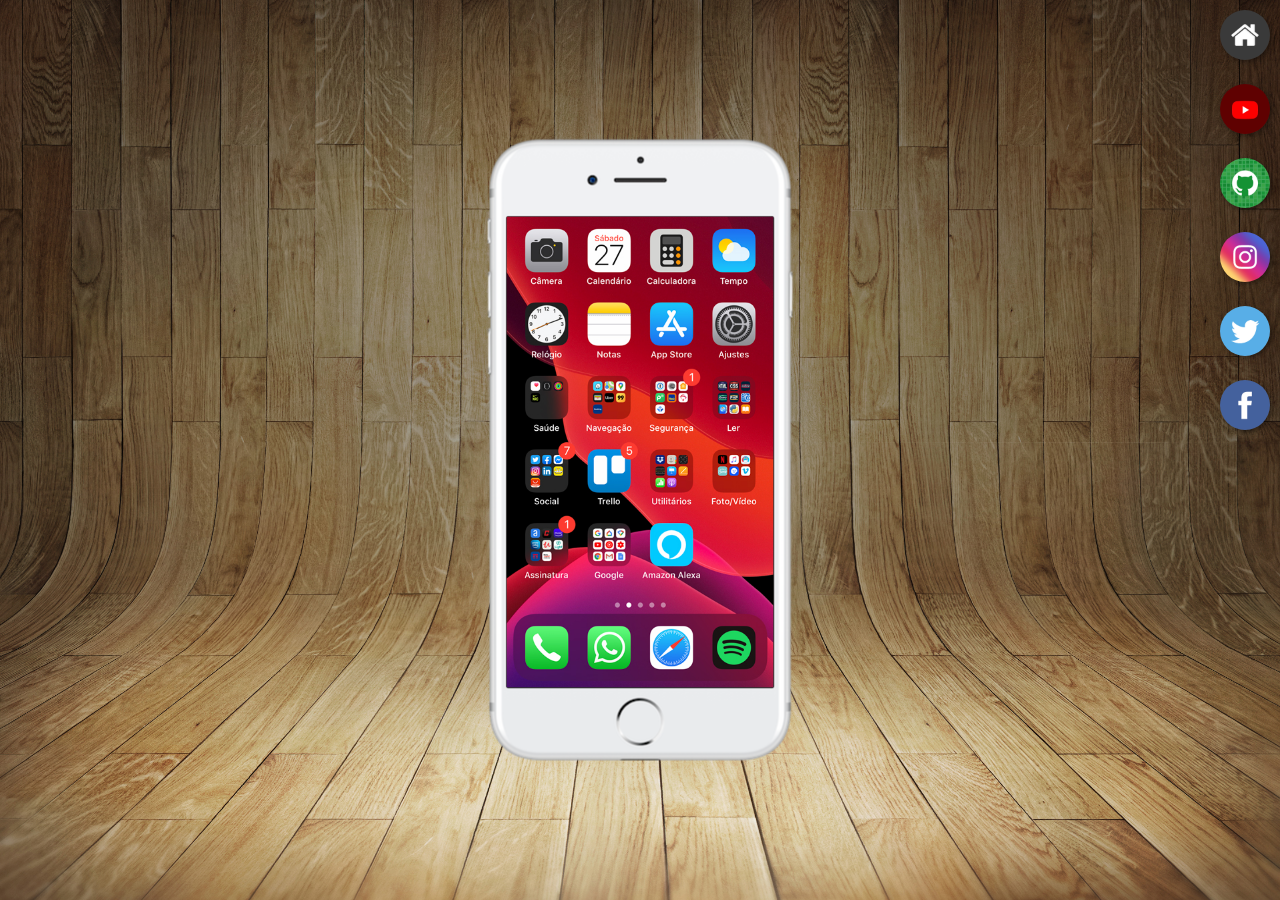
<file: index.html>
<!DOCTYPE html>
<html lang="pt-br">
<head>
    <meta charset="UTF-8">
    <meta name="viewport" content="width=device-width, initial-scale=1.0">
    <link rel="shortcut icon" href="
    " type="image/x-icon">
    <link rel="stylesheet" href="estilos/style.css">
    <title>Projeto Redes Sociais</title>
</head>
<body>
    <main>
        <section id="telefone">
            <iframe src="home.html" name="tela" id="tela" frameborder="0">
                Seu navegador não é compatível com isso.
            </iframe>
        </section>
        <section id="redes-sociais">
            <a href="home.html" target="tela"><img src="imagens/logo-home.jpg" alt="Home"></a><br>
            <a href="youtube.html" target="tela"><img src="imagens/logo-youtube.jpg" alt="Youtube"></a><br>
            <a href="github.html" target="tela"><img src="imagens/logo-github.jpg" alt=""></a><br>
            <a href="instagram.html" target="tela"><img src="imagens/logo-instagram.jpg" alt=""></a><br>
            <a href="twitter.html" target="tela"><img src="imagens/logo-twitter.jpg" alt=""></a><br>
            <a href="facebook.html" target="tela"><img src="imagens/logo-facebook.jpg" alt=""></a><br>
        </section>
    </main>
</body>
</html>
</file>
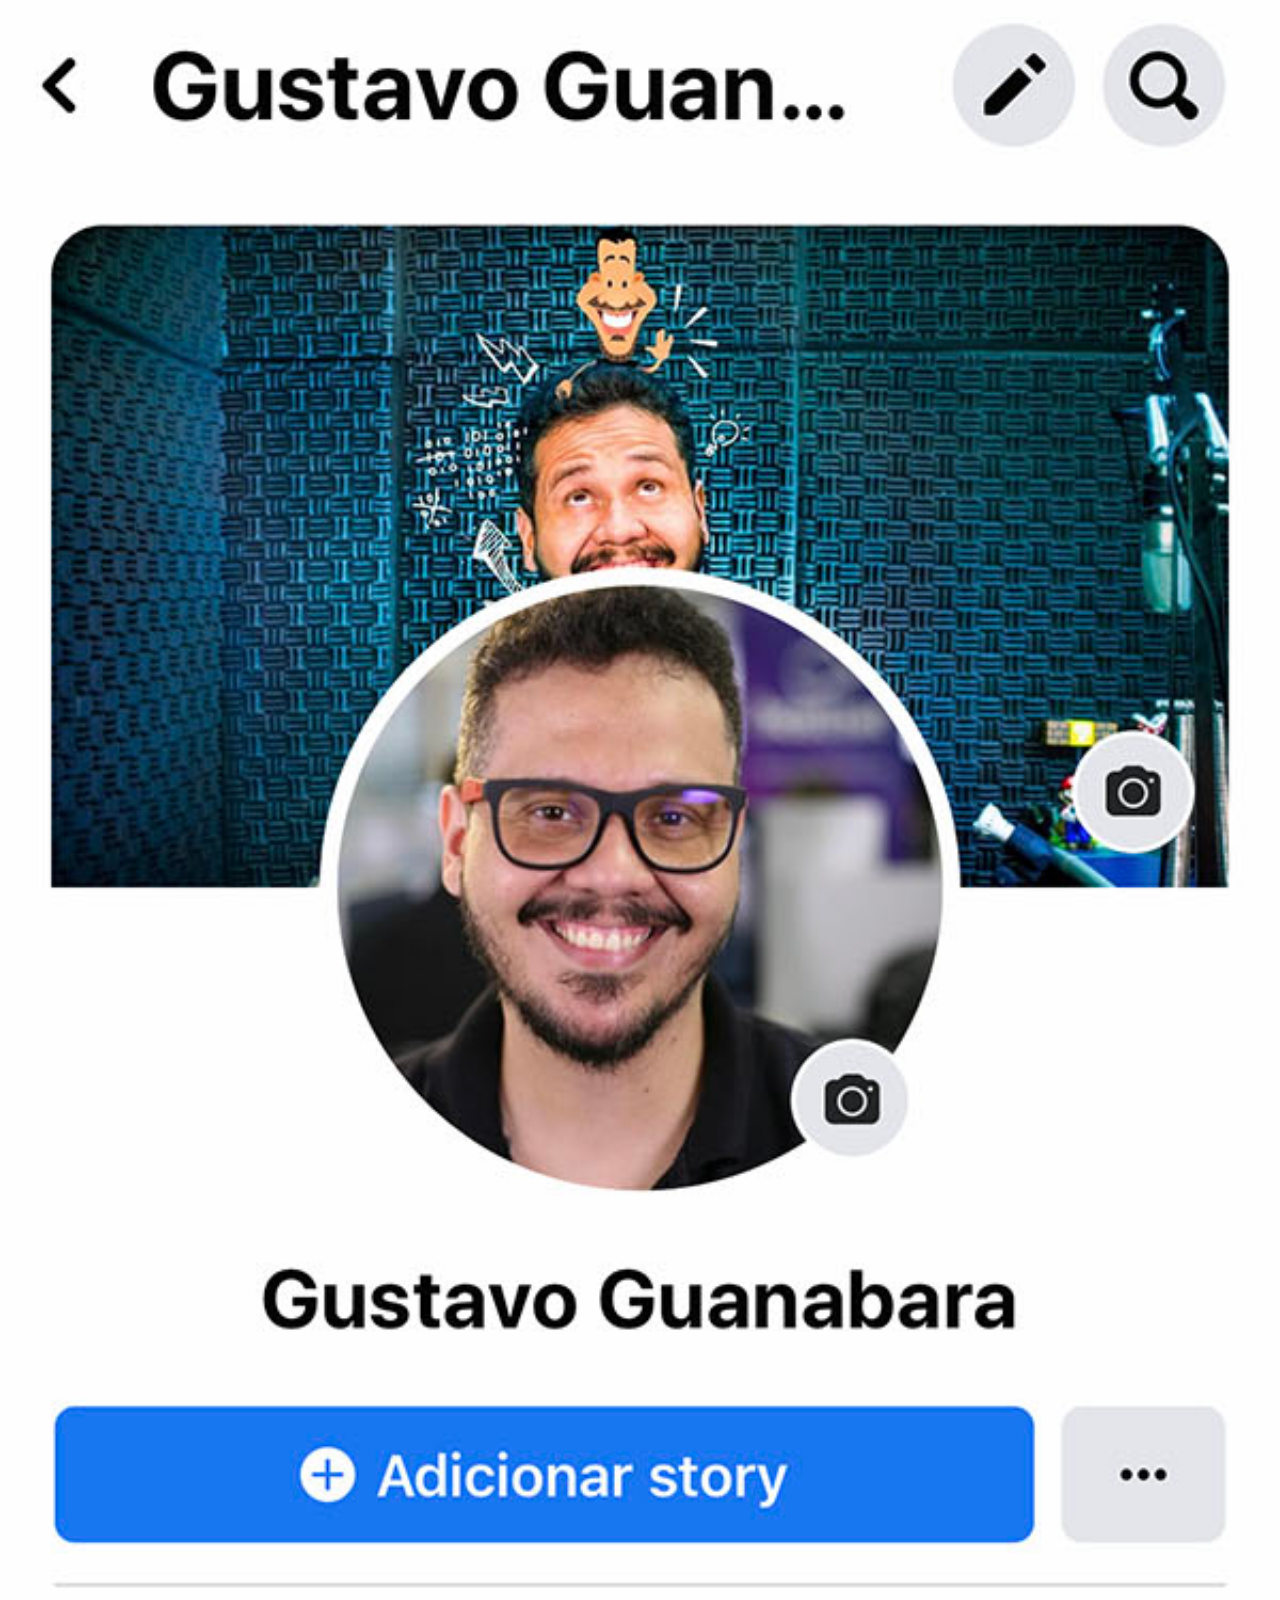
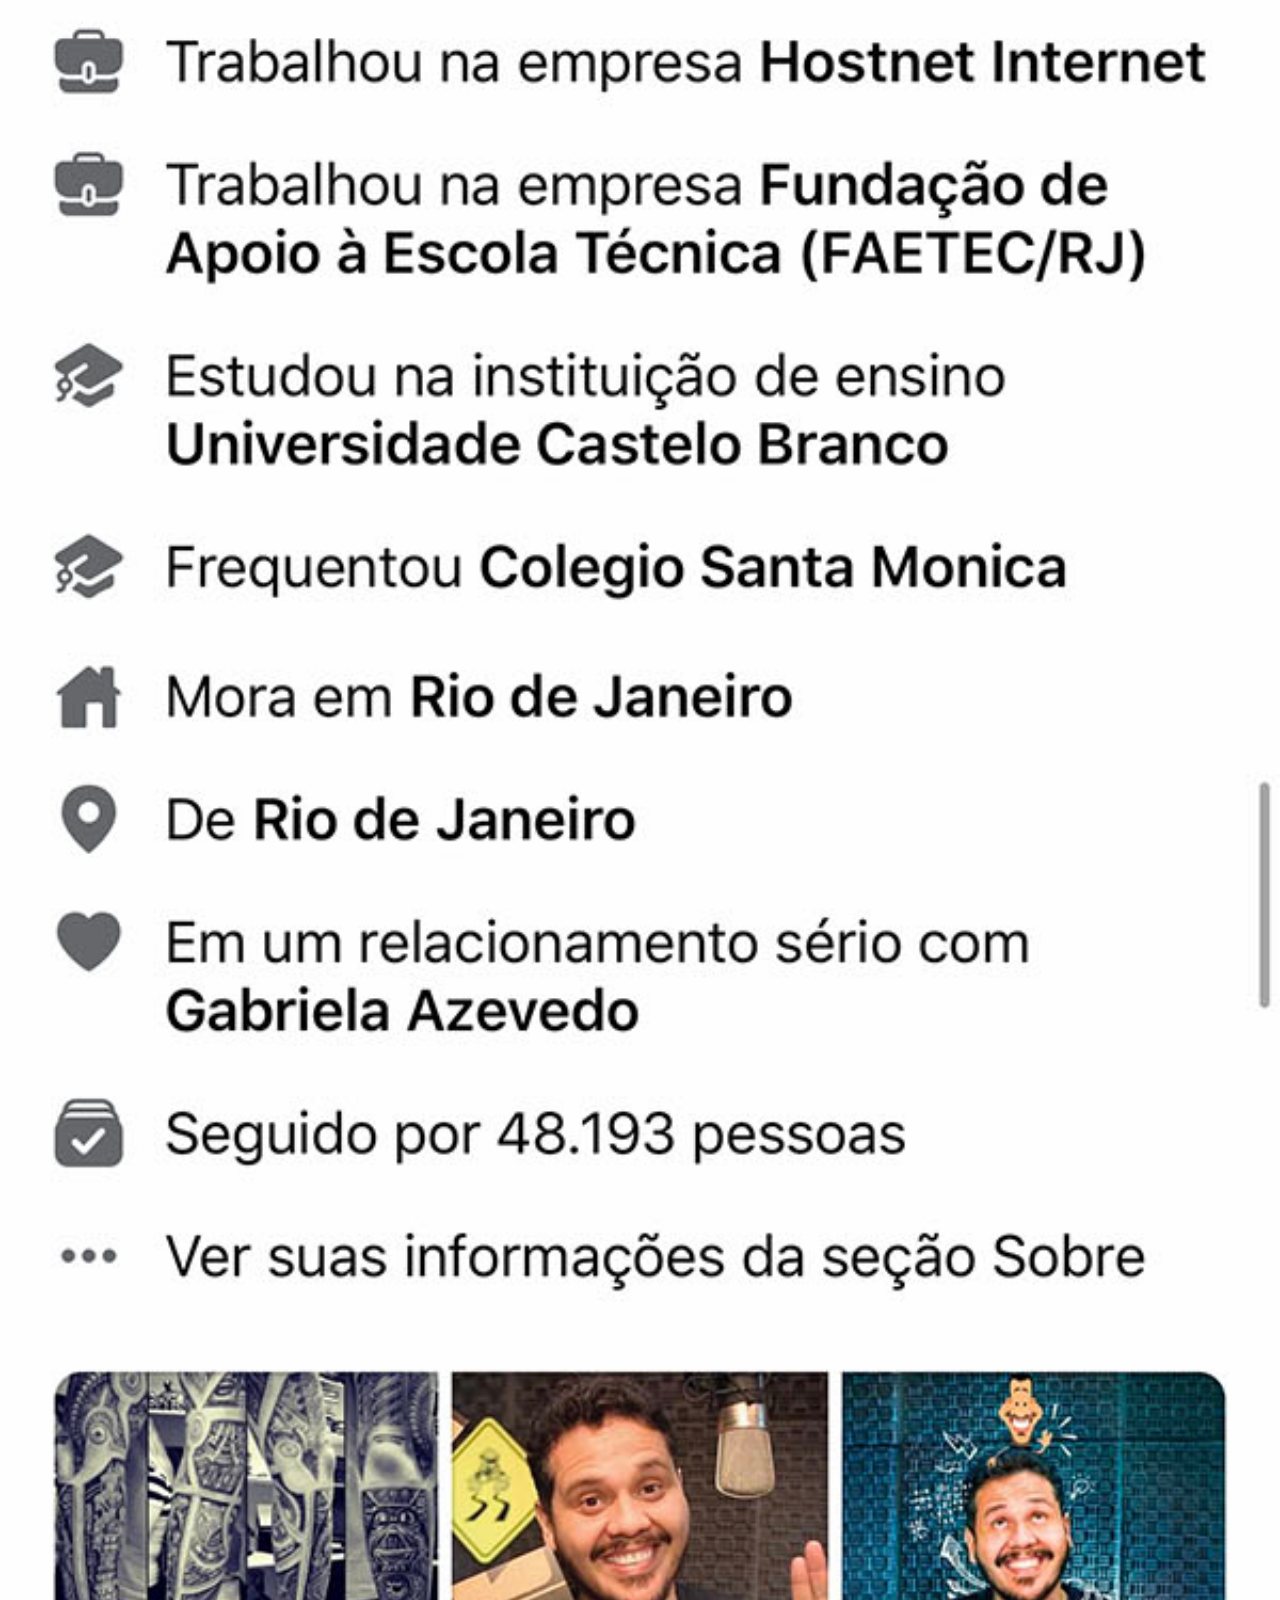
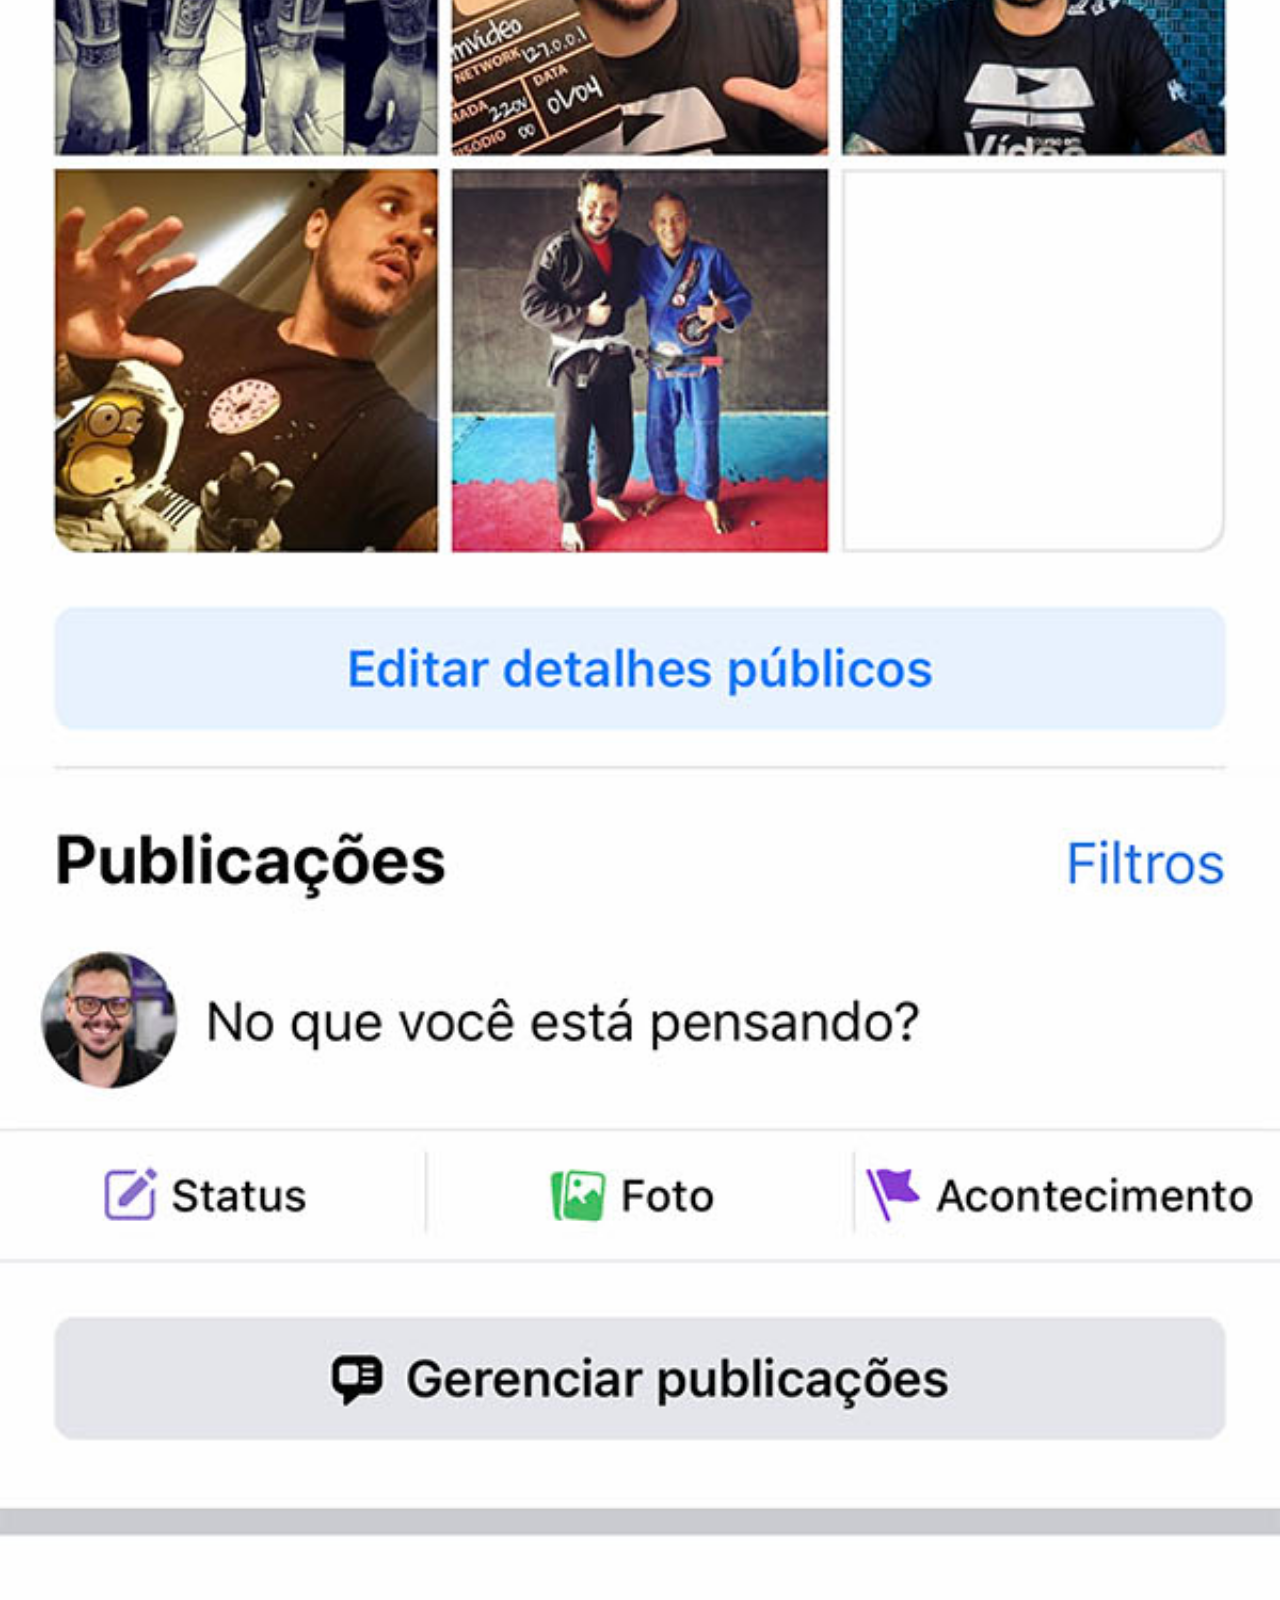
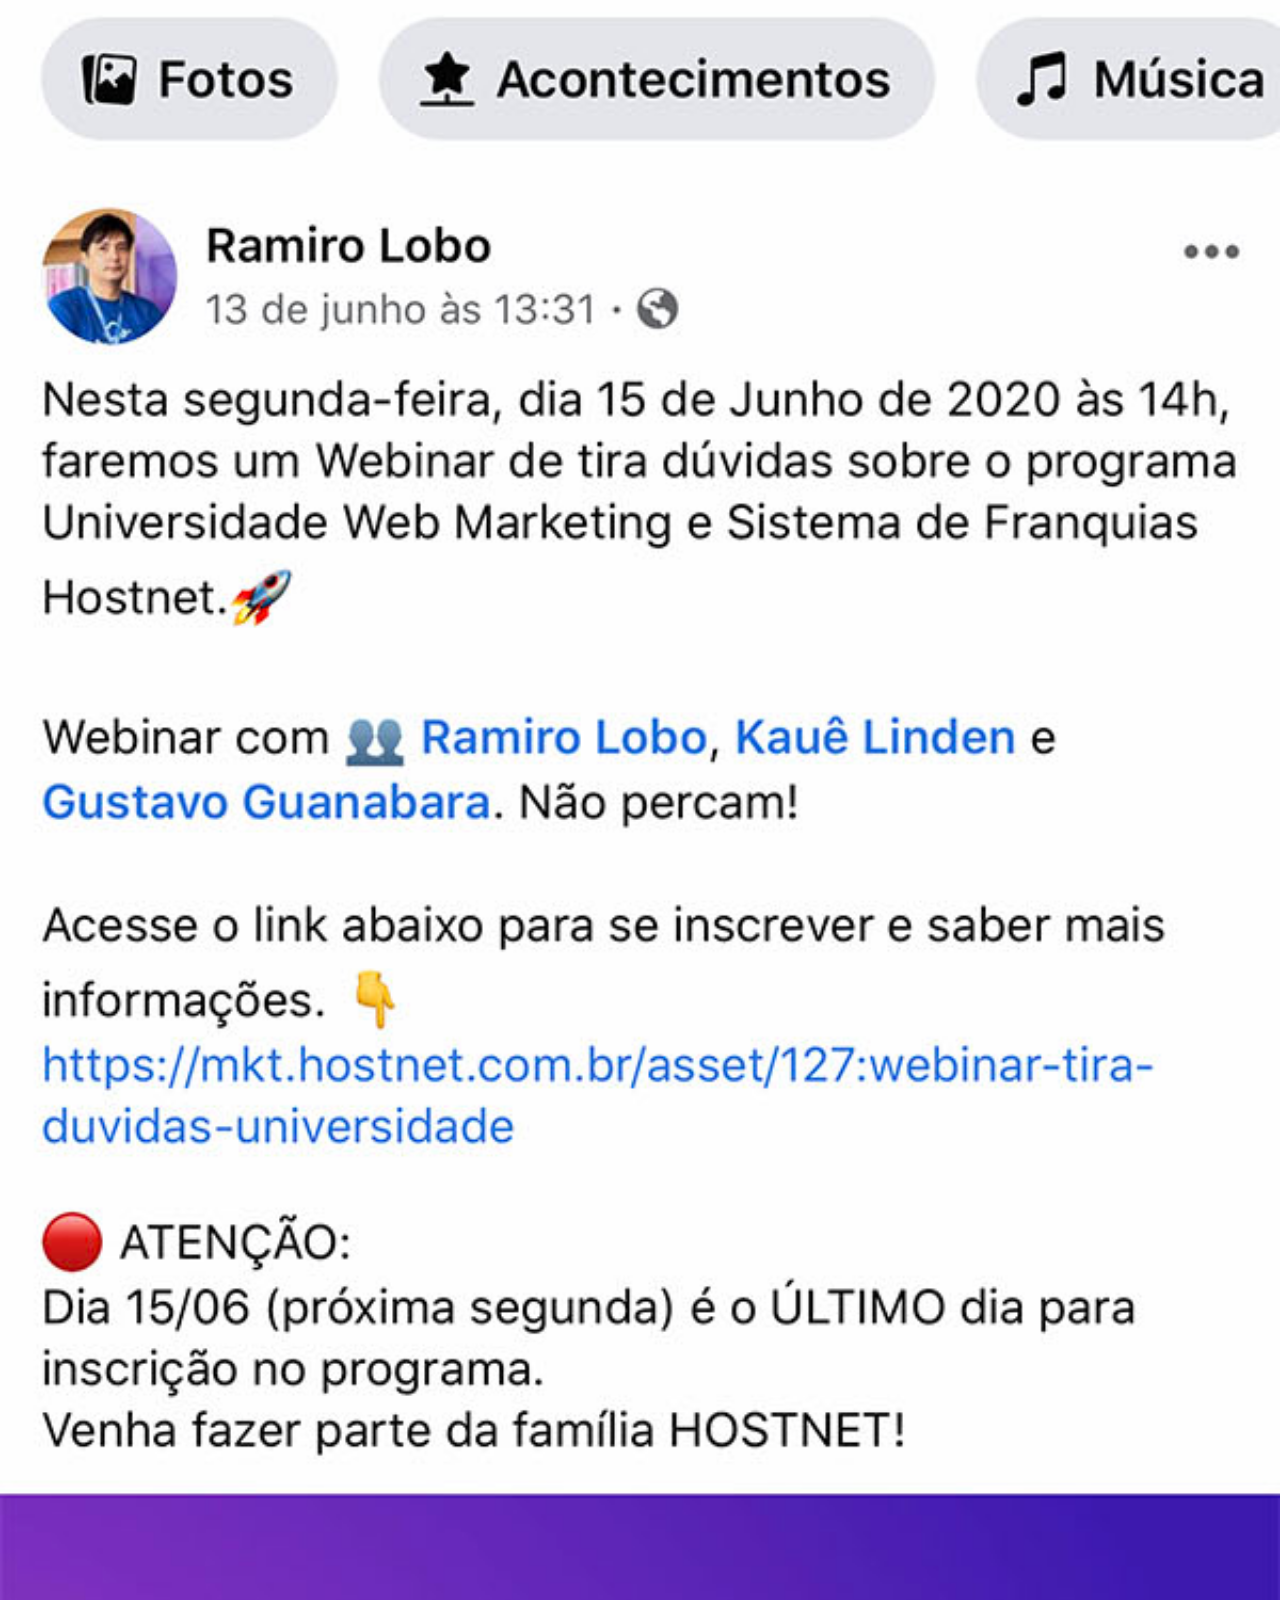
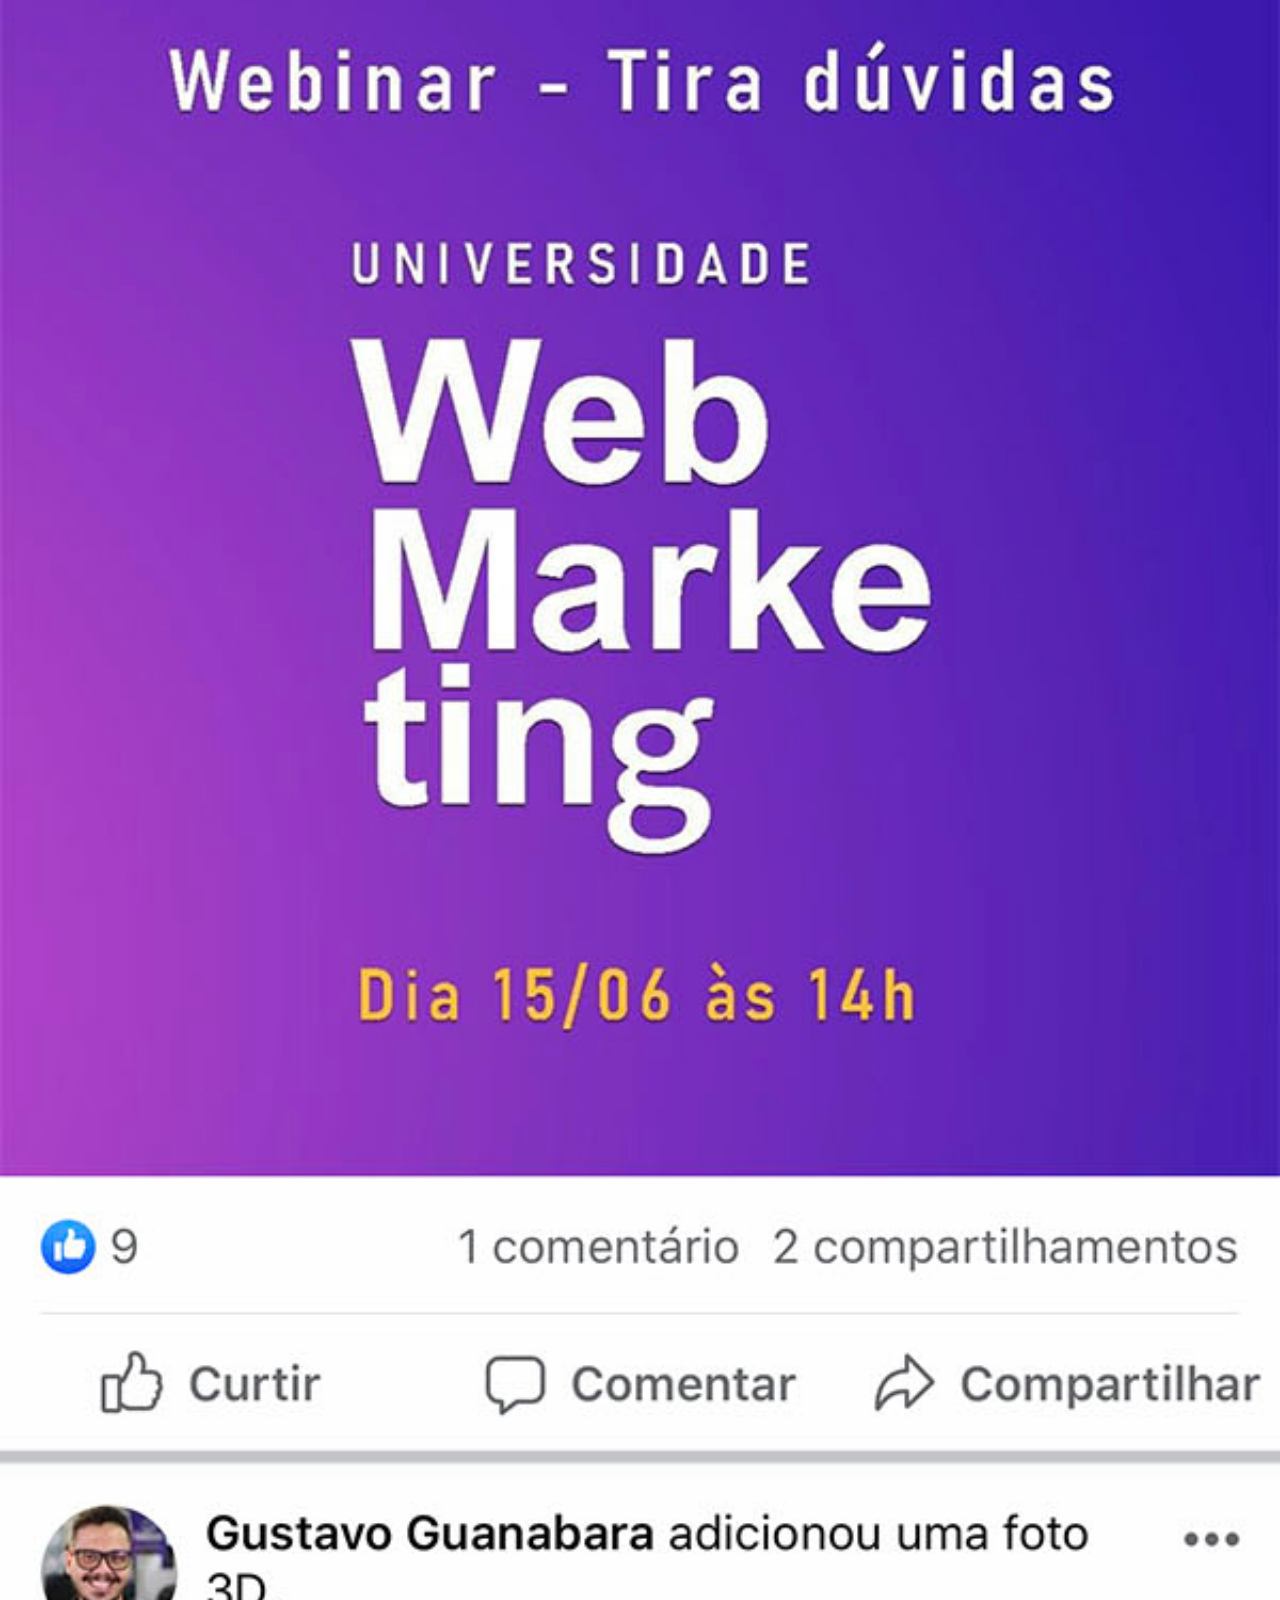
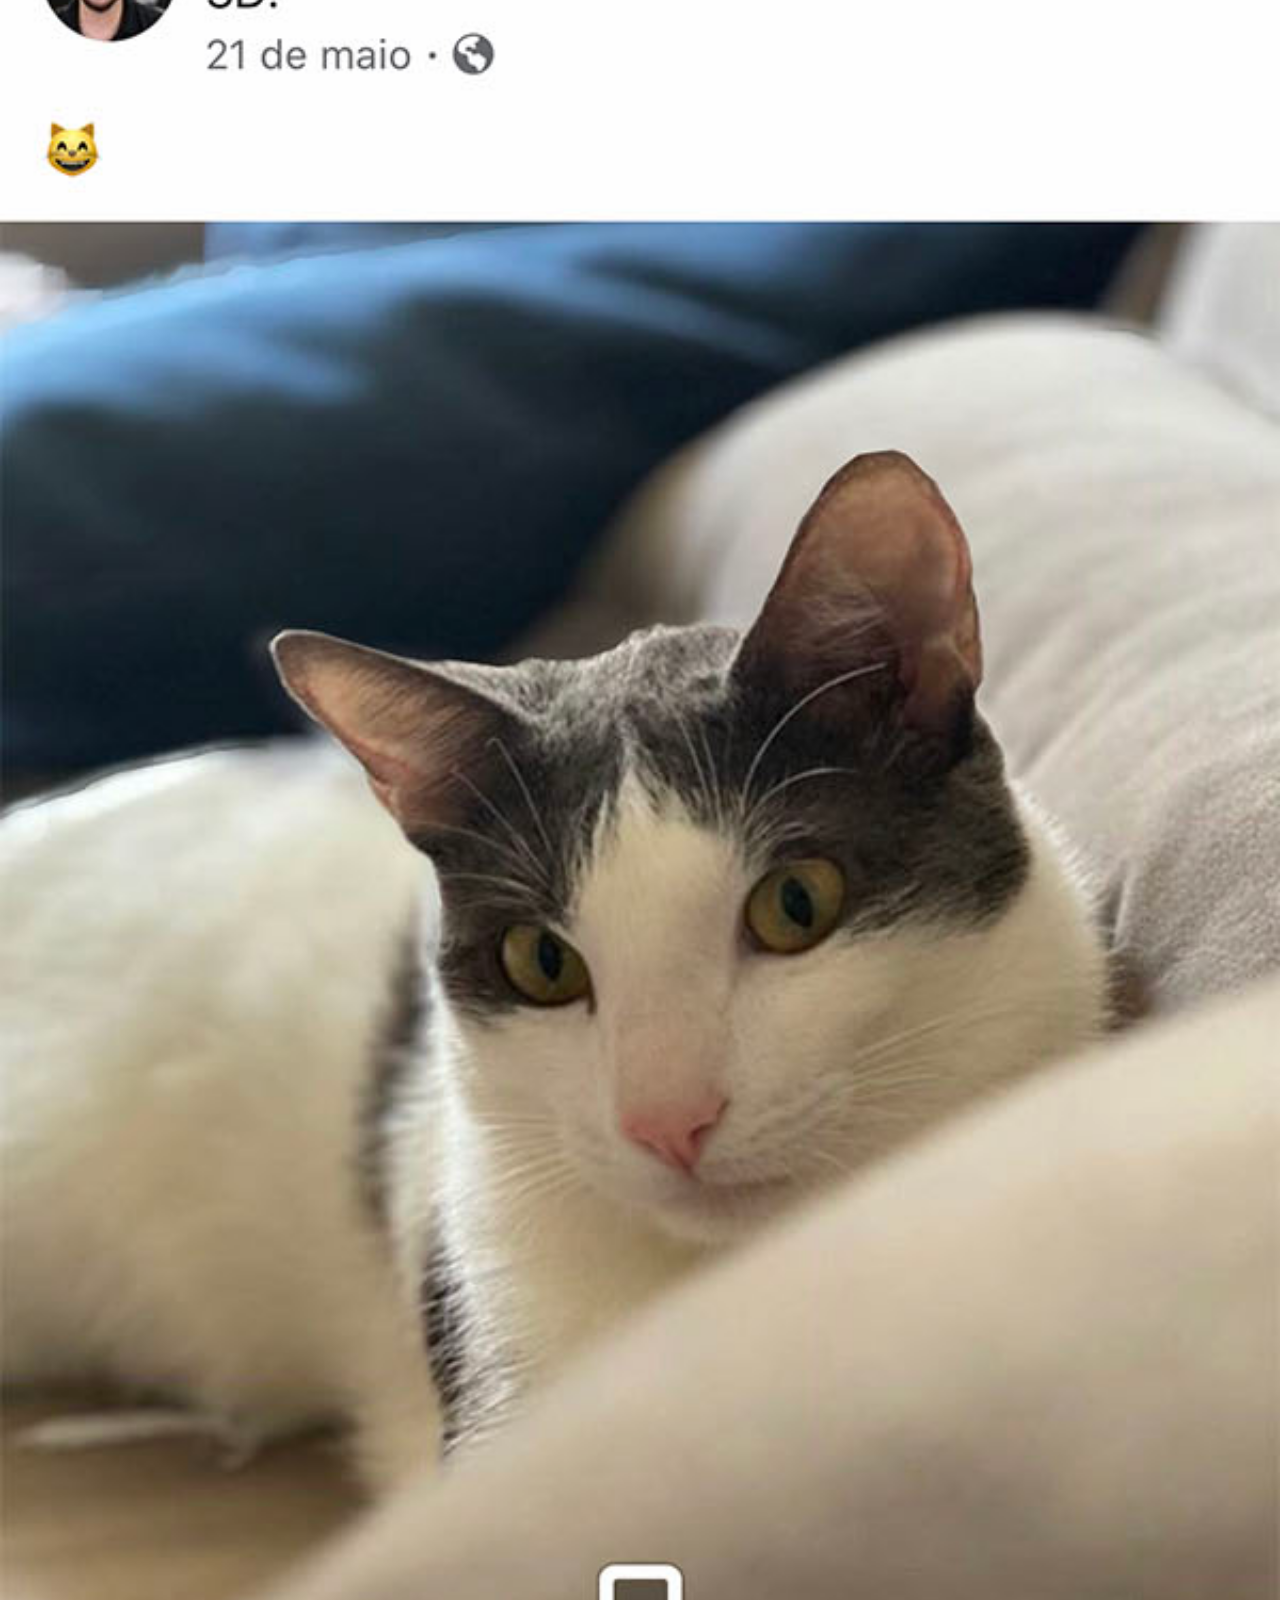
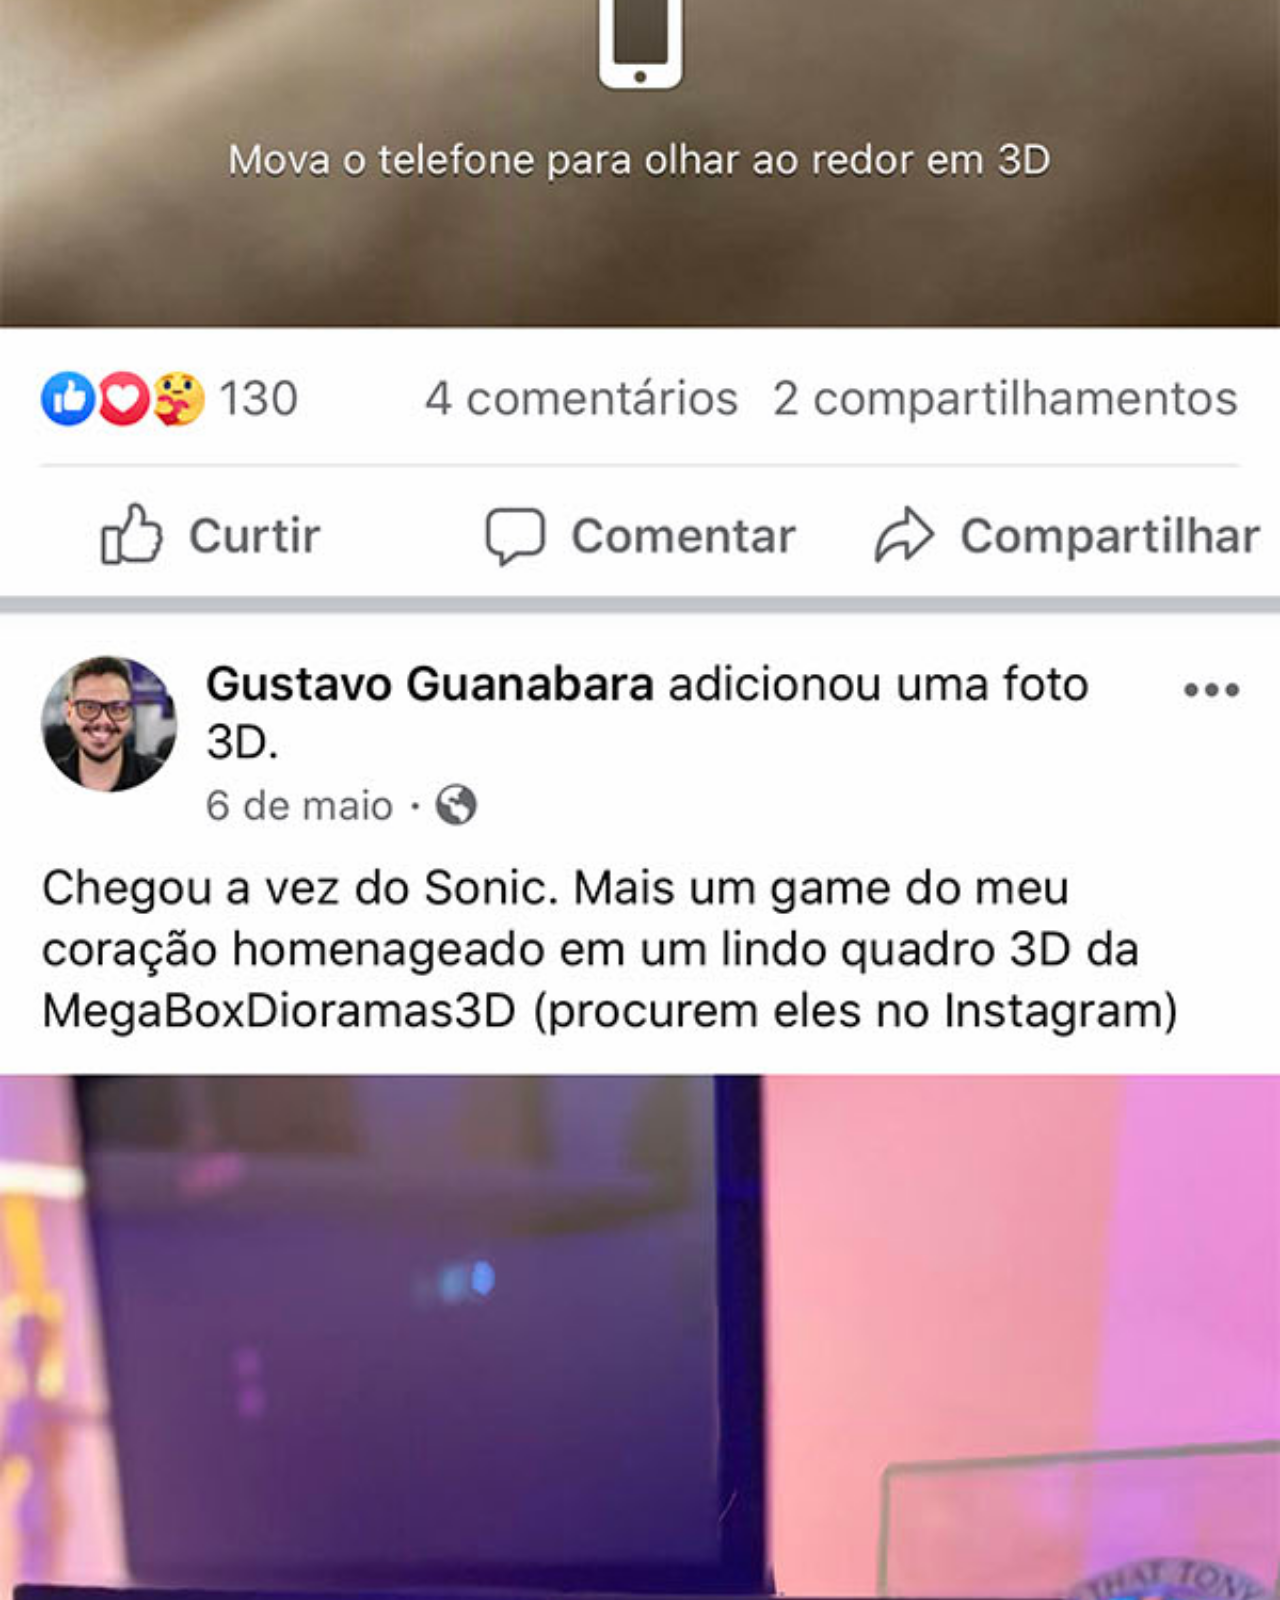
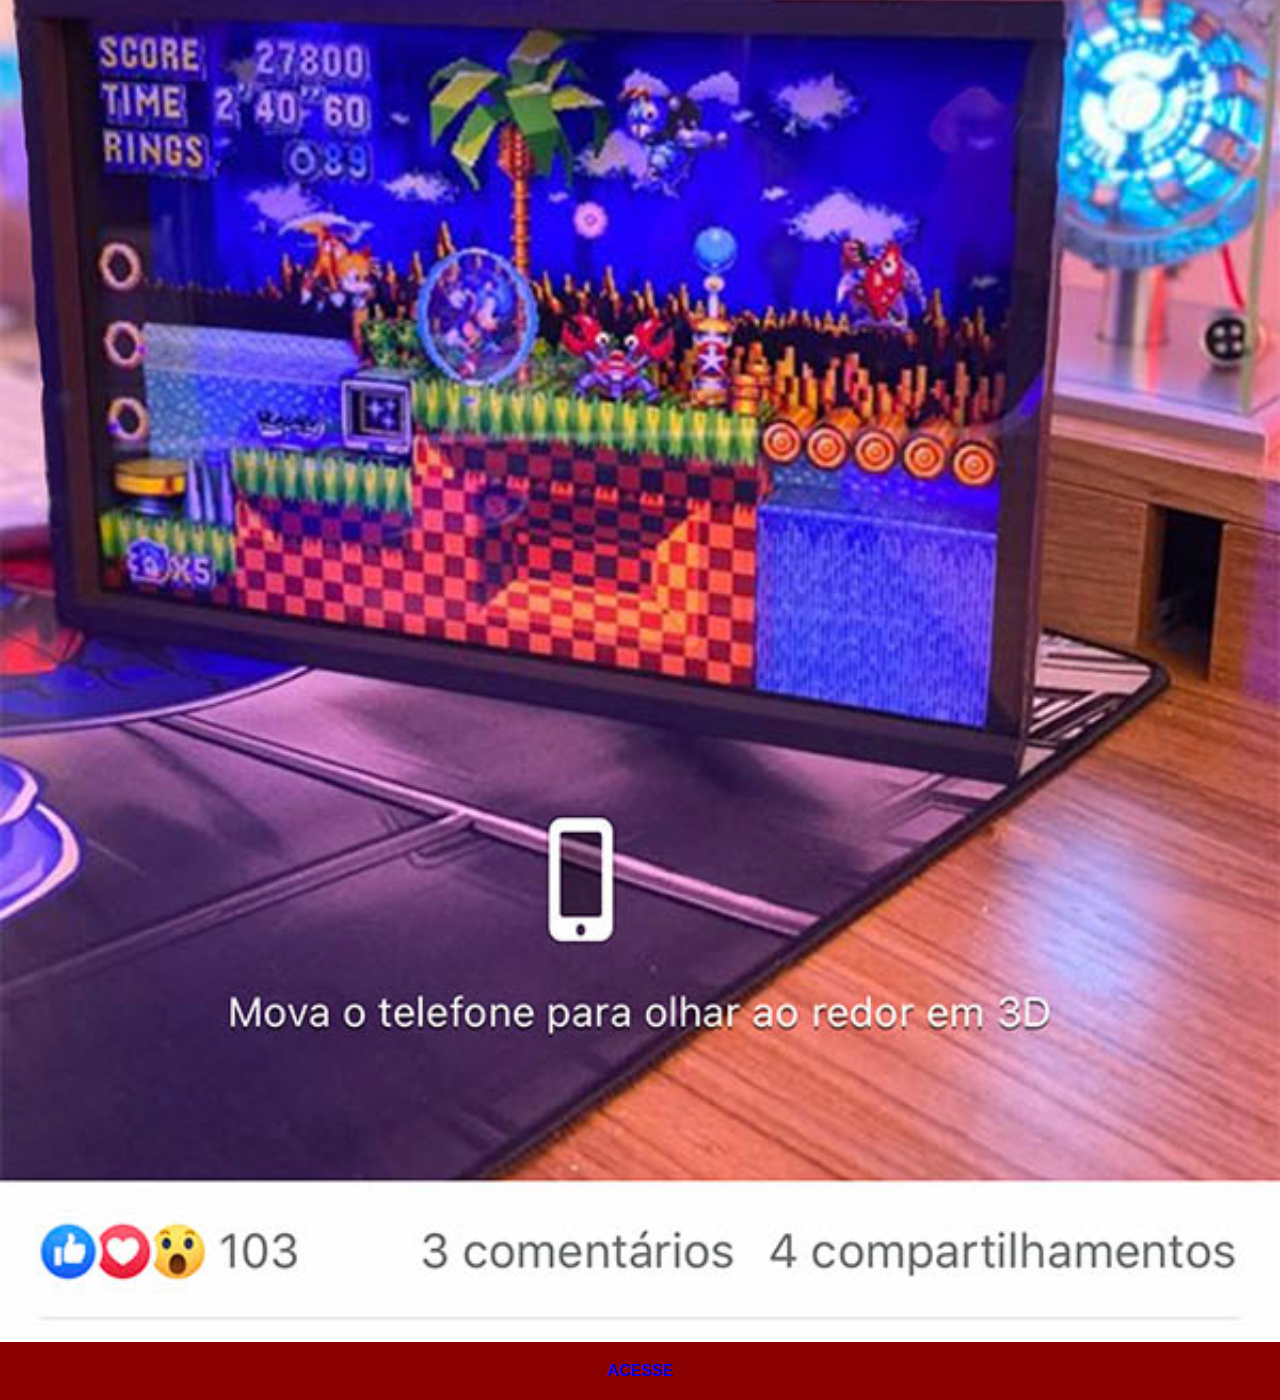
<file: facebook.html>
<!DOCTYPE html>
<html lang="pt-br">
<head>
    <meta charset="UTF-8">
    <meta name="viewport" content="width=device-width, initial-scale=1.0">
    <title>facebook</title>
</head>
<link rel="stylesheet" href="estilos/social.css">
<body>
    <img src="imagens/tela-facebook.jpg" alt="">
    <a href="https://www.facebook.com/koji.miyamoto.904/?locale=pt_BR" target="_blank">ACESSE</a>
</body>
</html>
</file>
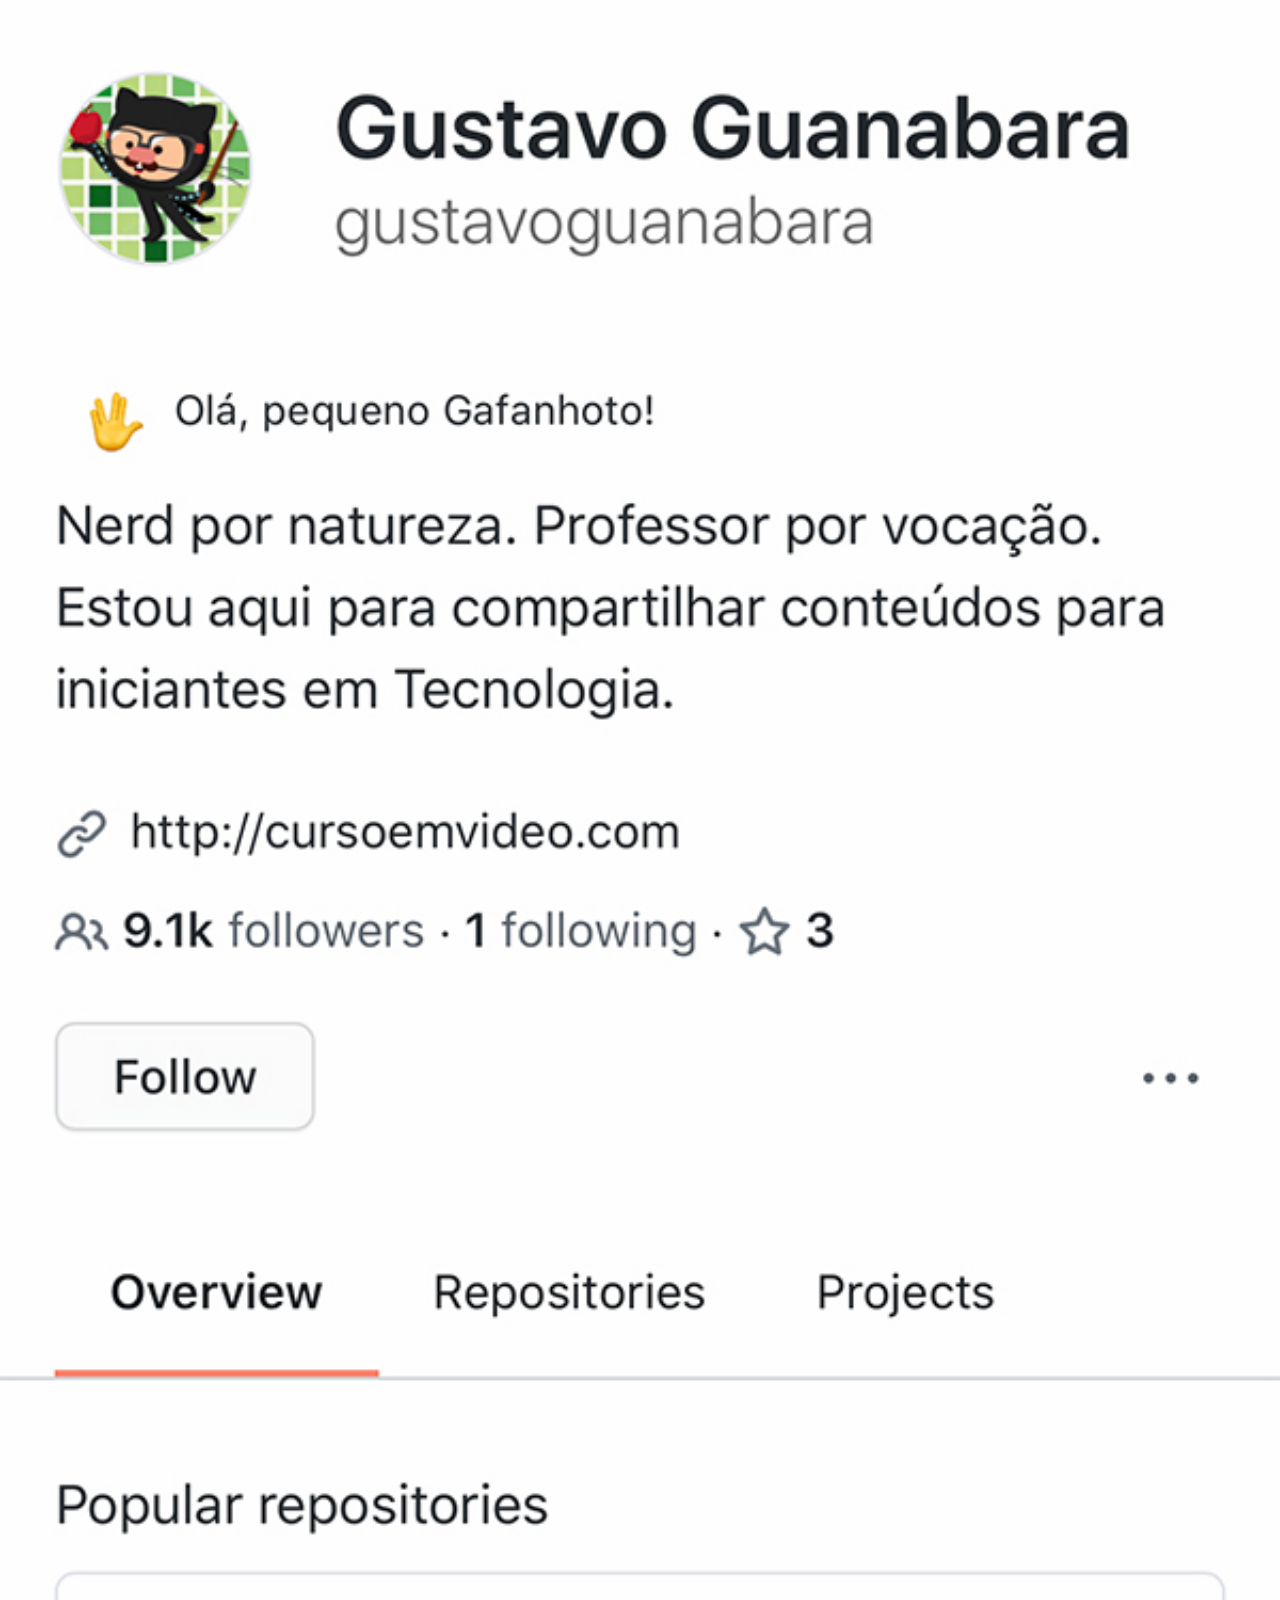
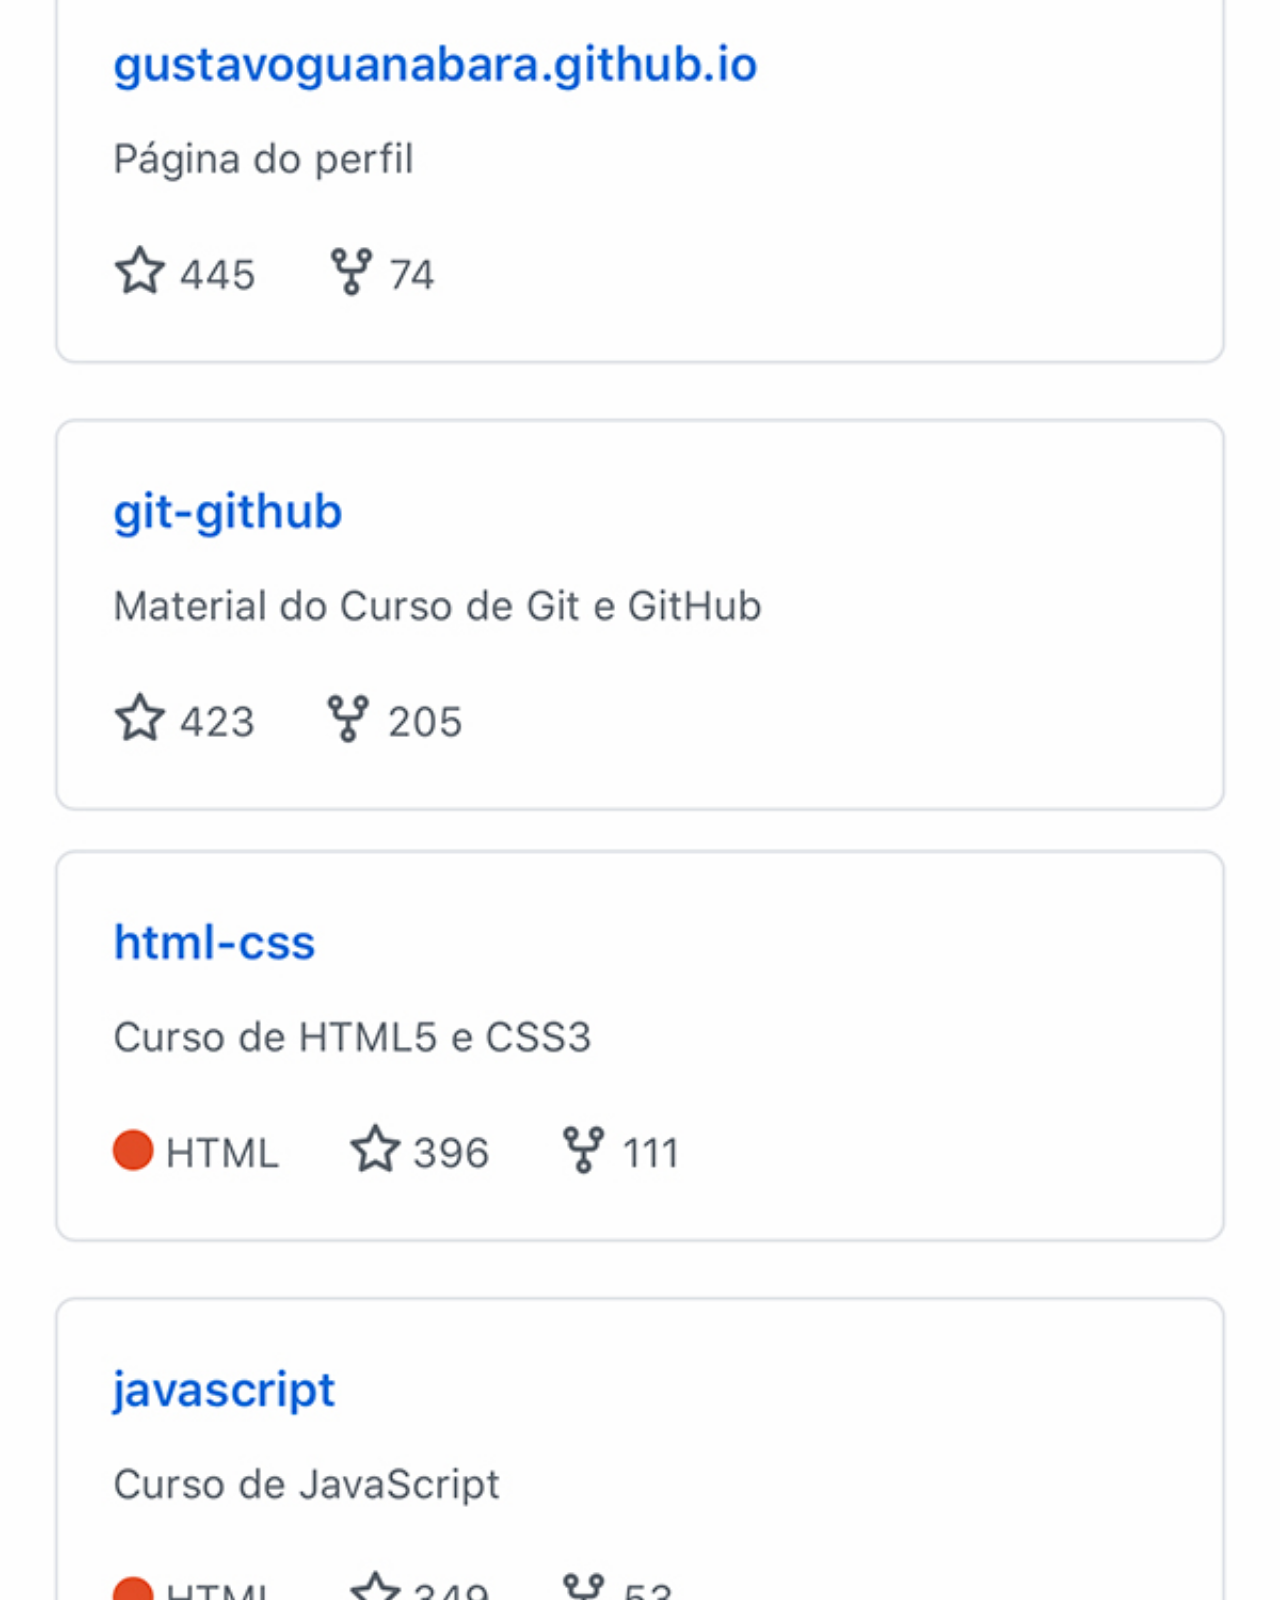
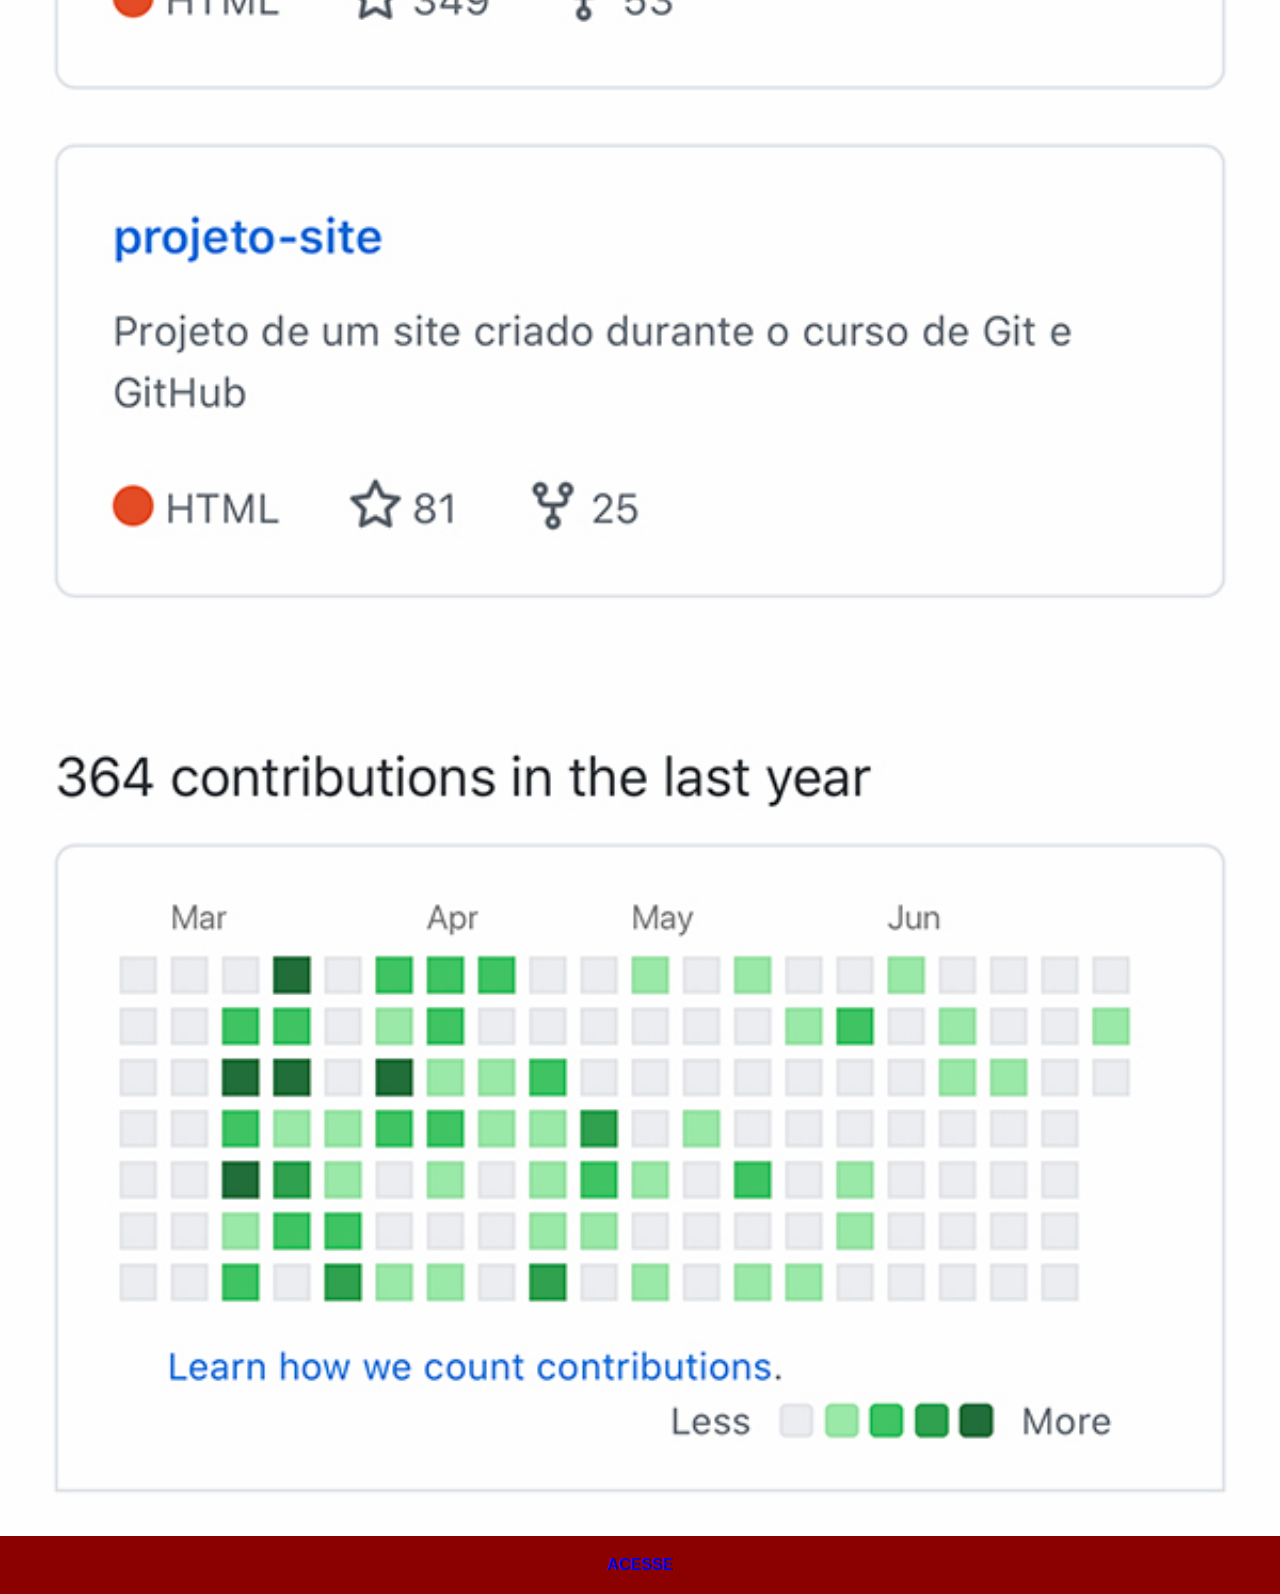
<file: github.html>
<!DOCTYPE html>
<html lang="pt-br">
<head>
    <meta charset="UTF-8">
    <meta name="viewport" content="width=device-width, initial-scale=1.0">
    <title>Github</title>
</head>
<link rel="stylesheet" href="estilos/social.css">
<body>
    <img src="imagens/tela-github.jpg" alt="">
    <a href="https://github.com/hkojim" target="_blank">ACESSE</a>
</body>
</html>
</file>
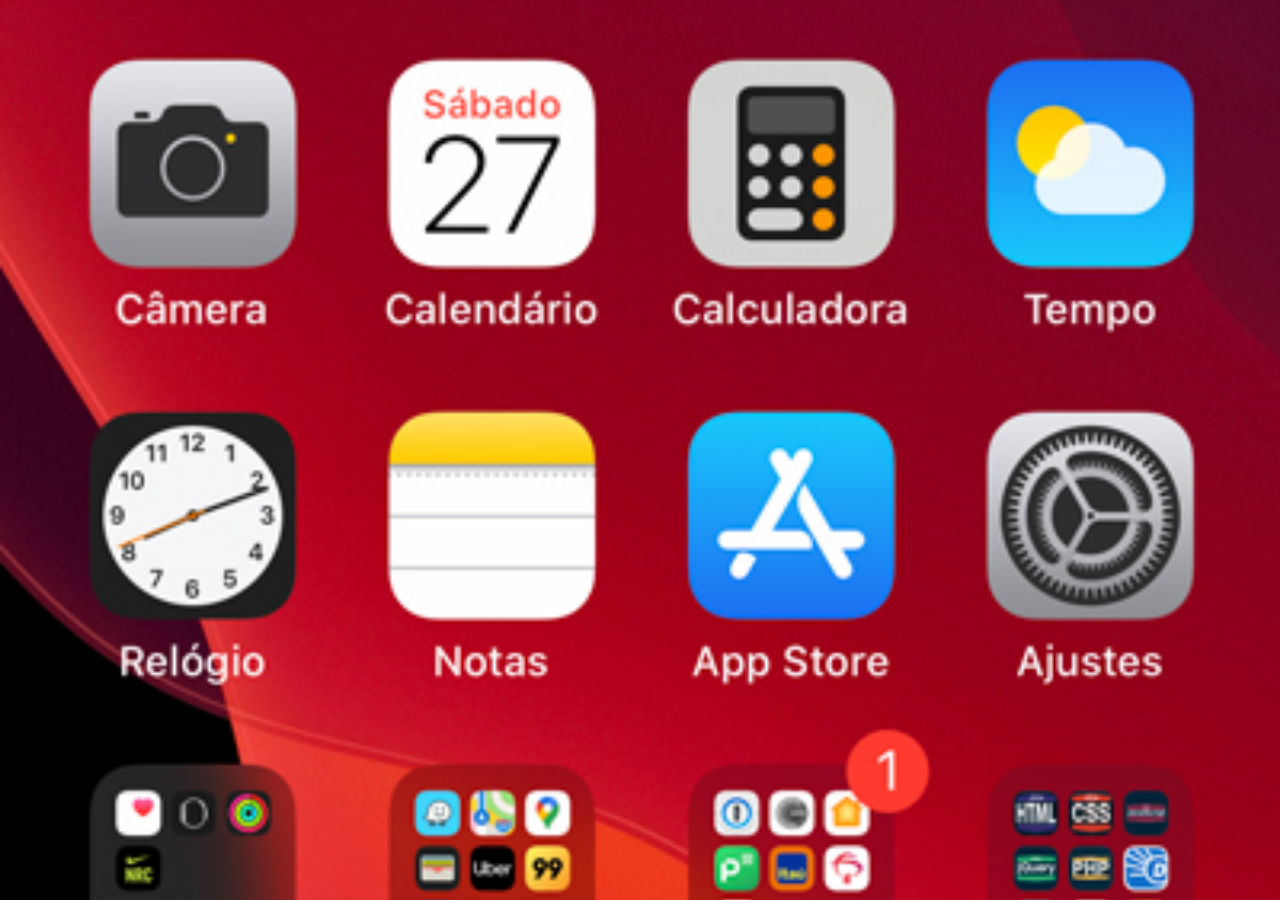
<file: home.html>
<!DOCTYPE html>
<html lang="pt-br">
<head>
    <meta charset="UTF-8">
    <meta name="viewport" content="width=device-width, initial-scale=1.0">
    <title>Home</title>
    <style>
        *{
            margin: 0px;
            padding: 0px;
        }
        body{
            width: 100vw;
            height: 100vh;
            background: black url('imagens/tela-home.jpg') no-repeat top center;
            background-size: cover;
        }
    </style>
</head>
<body>
    
</body>
</html>
</file>
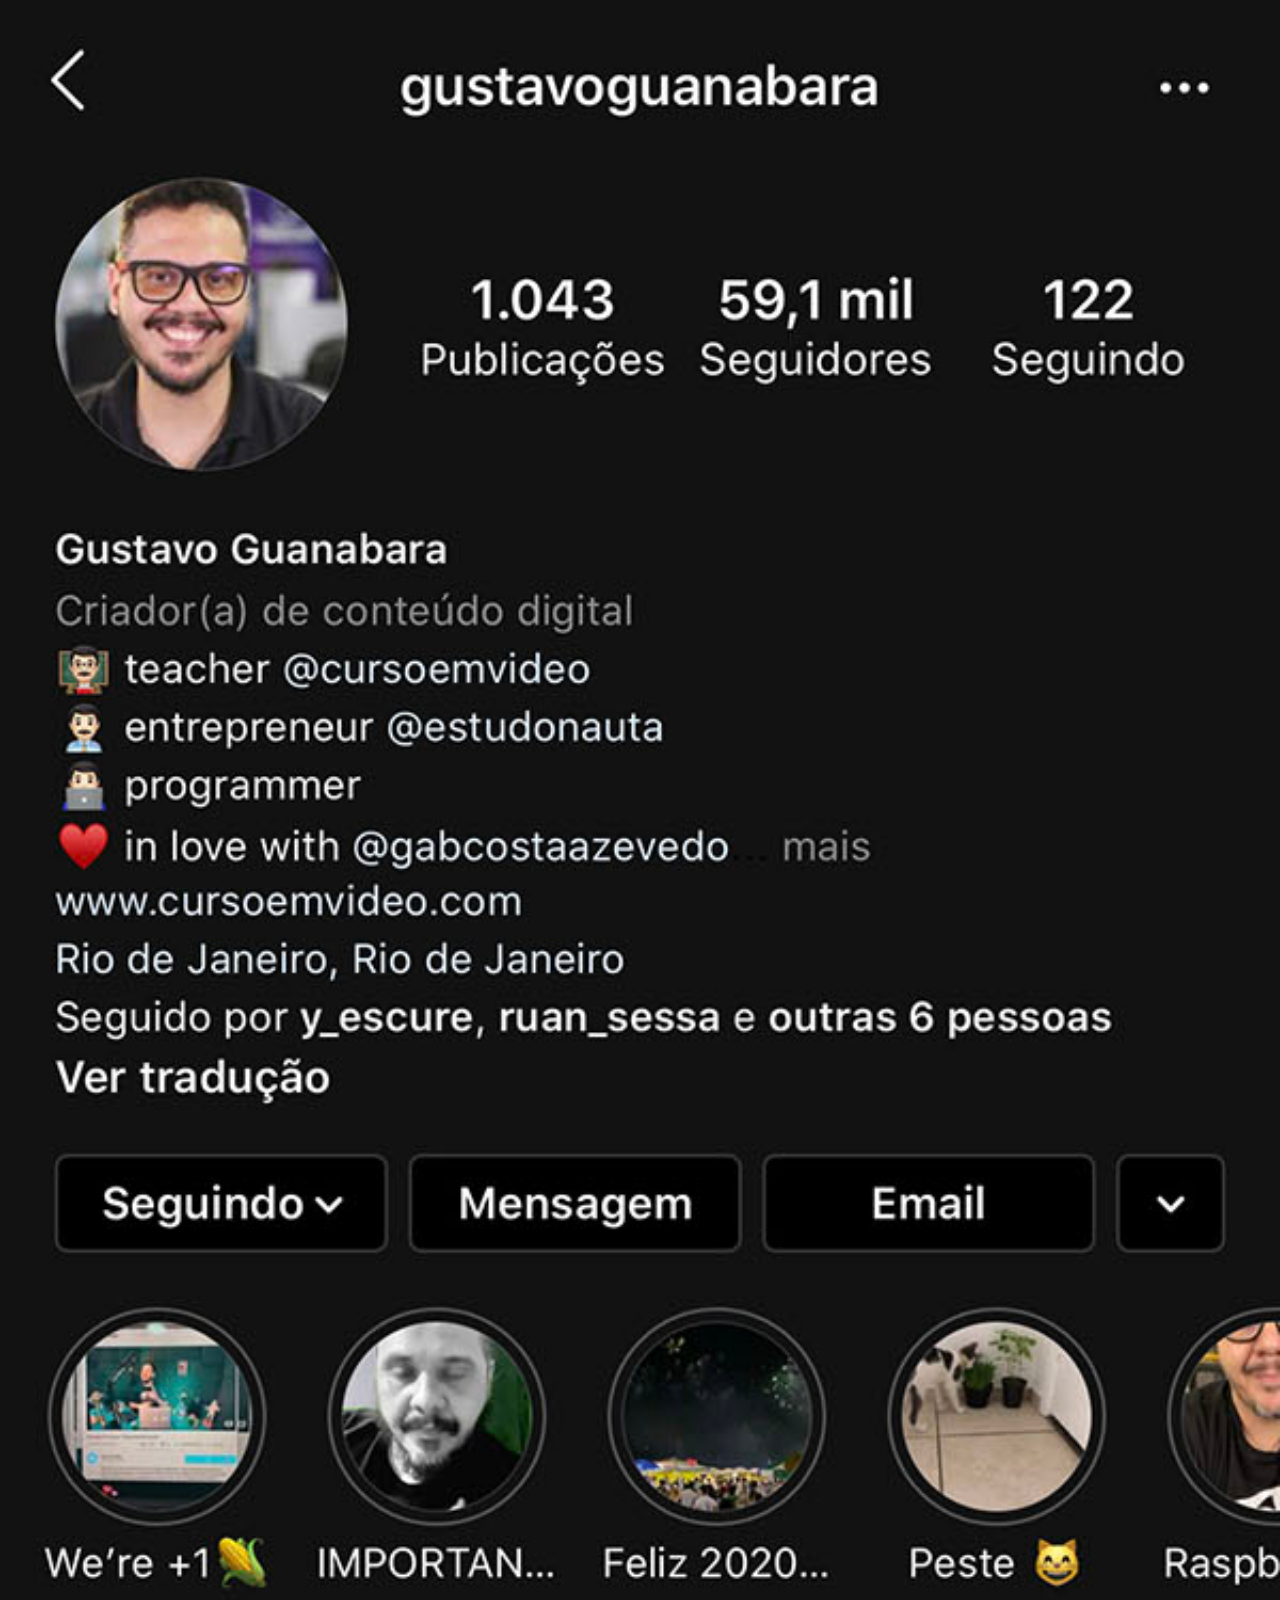
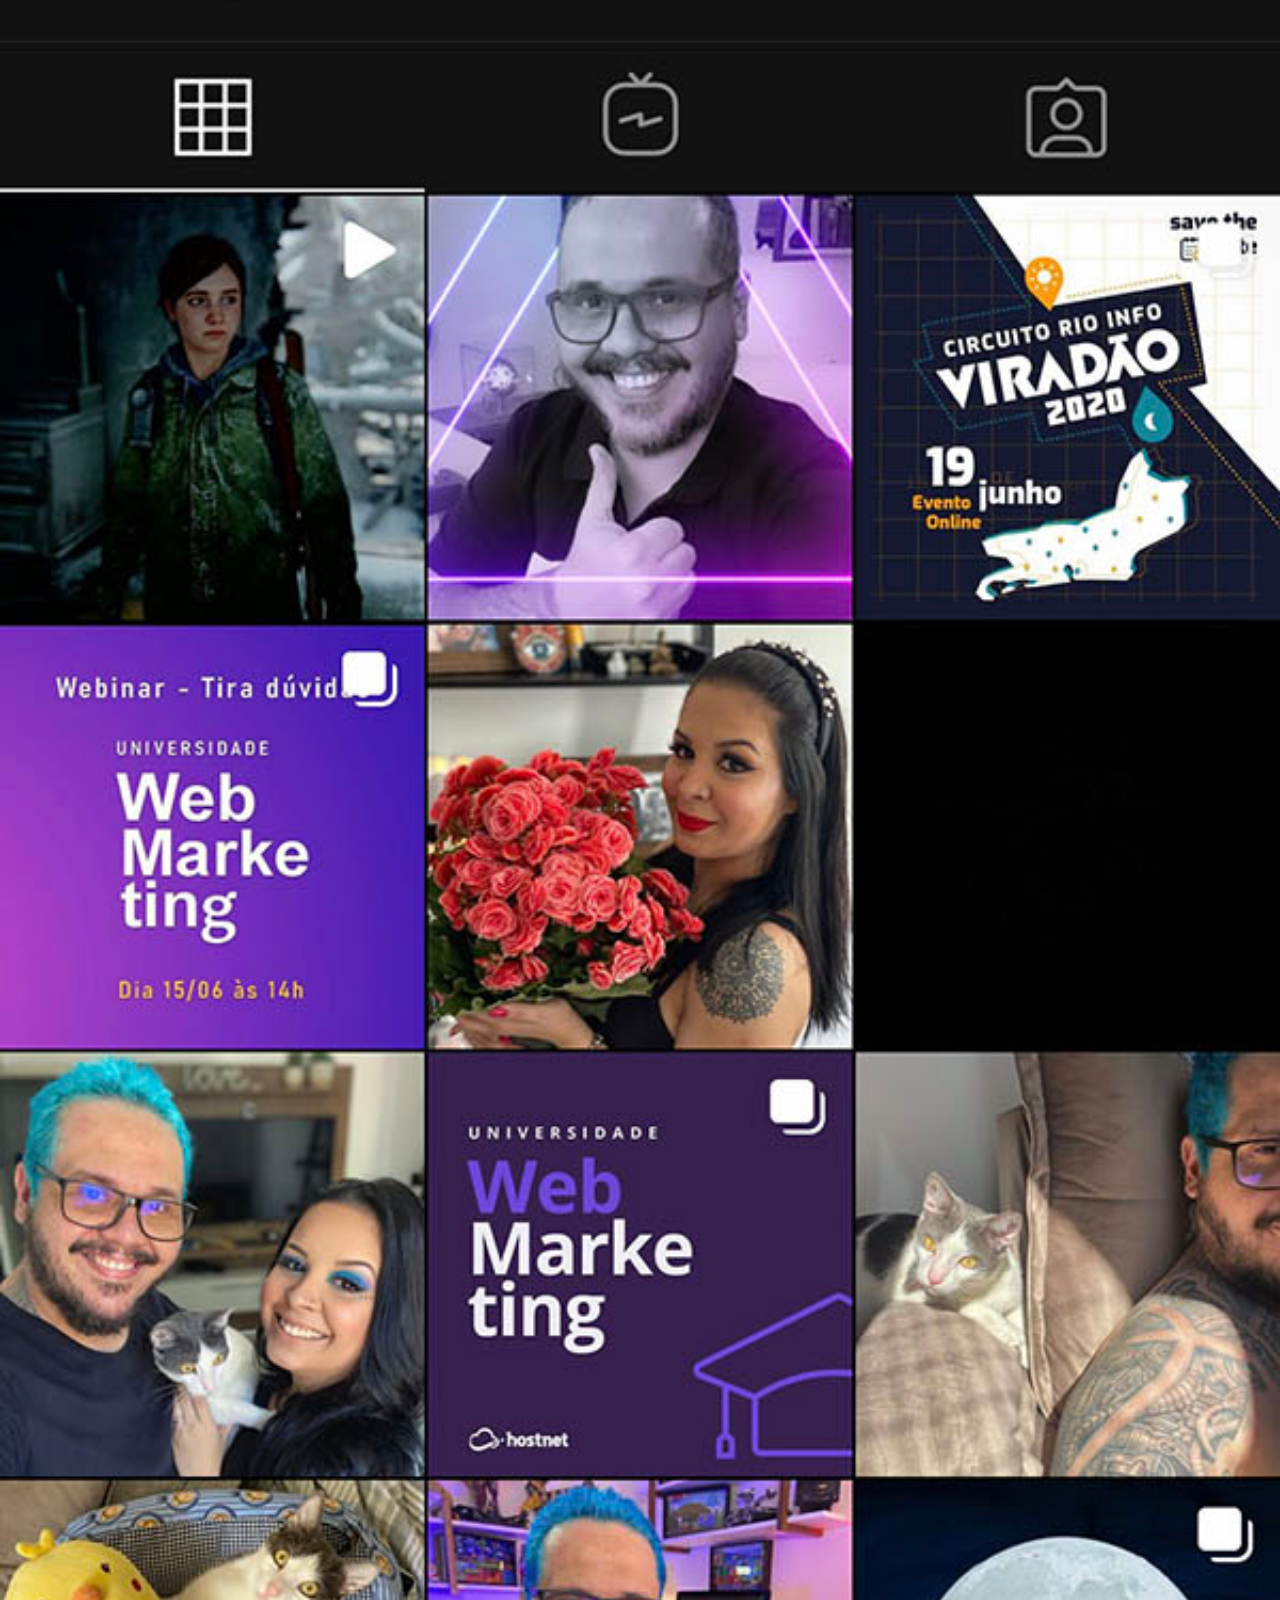
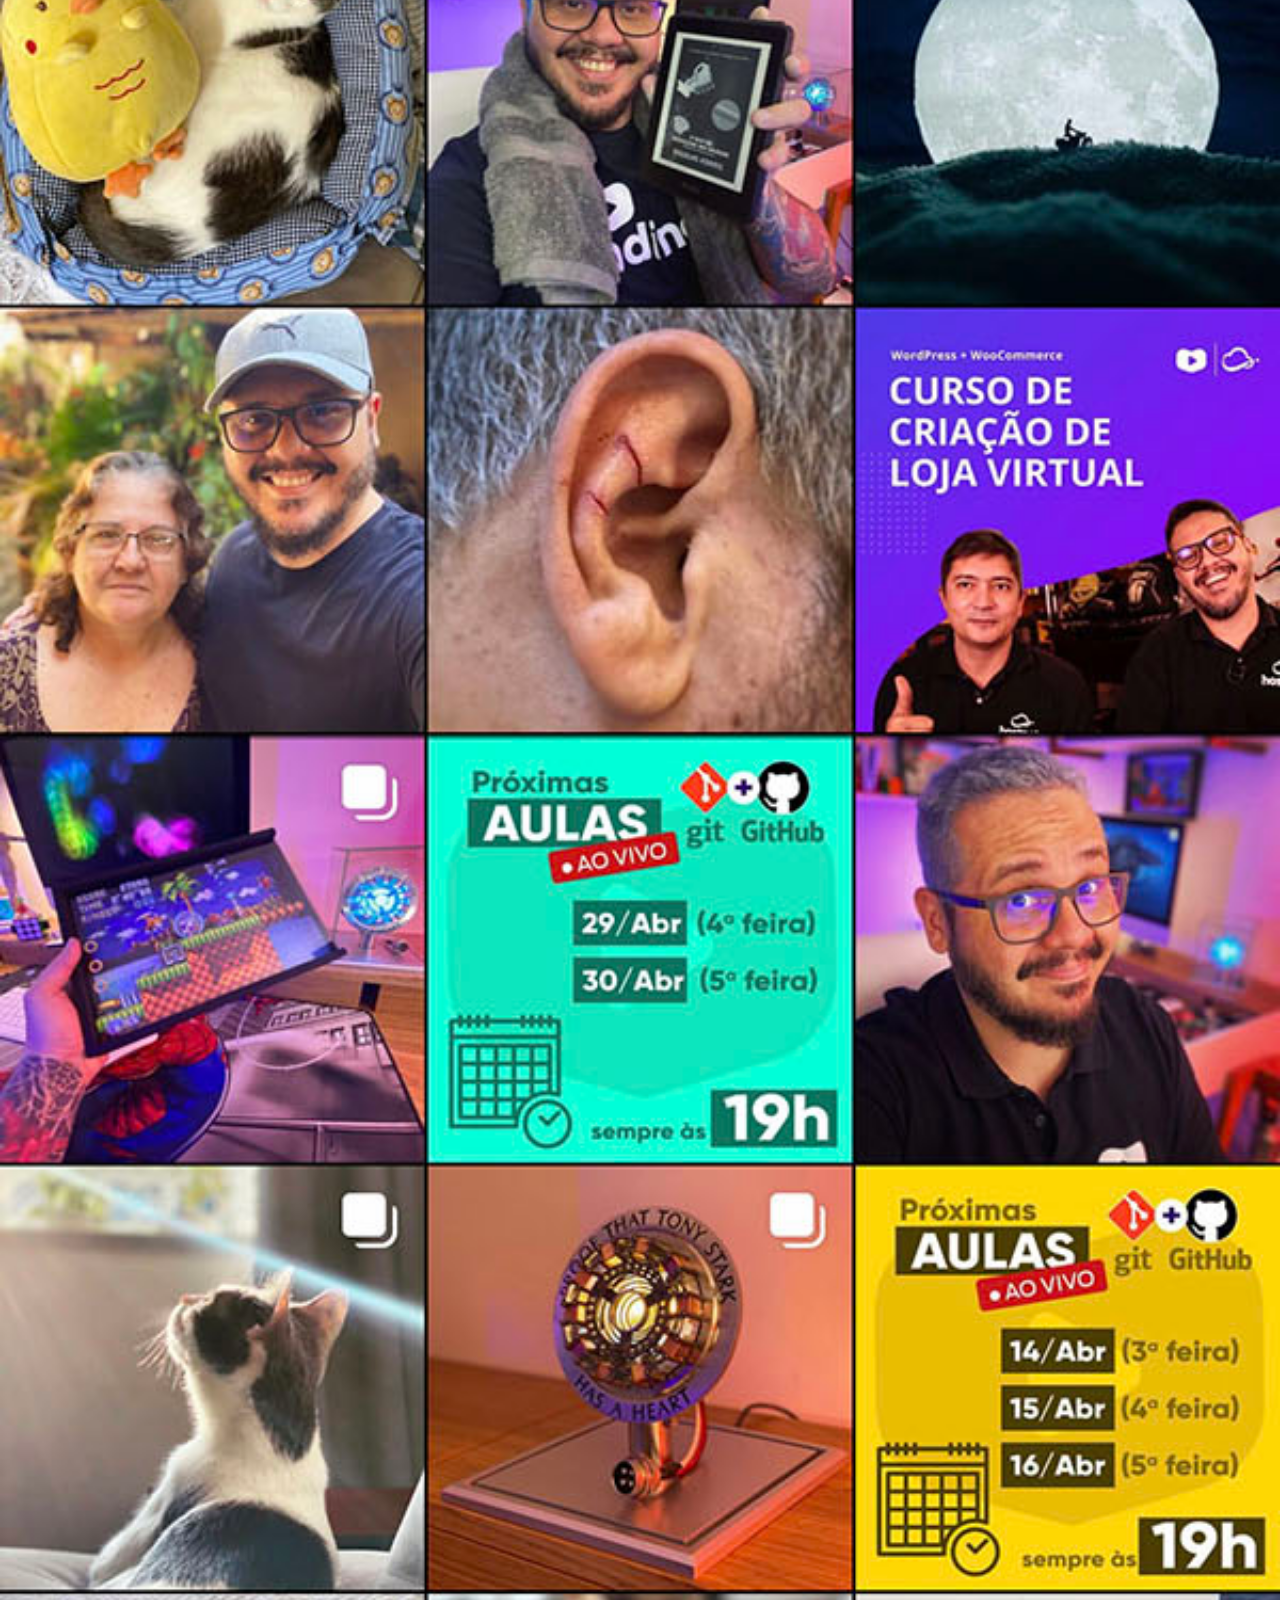
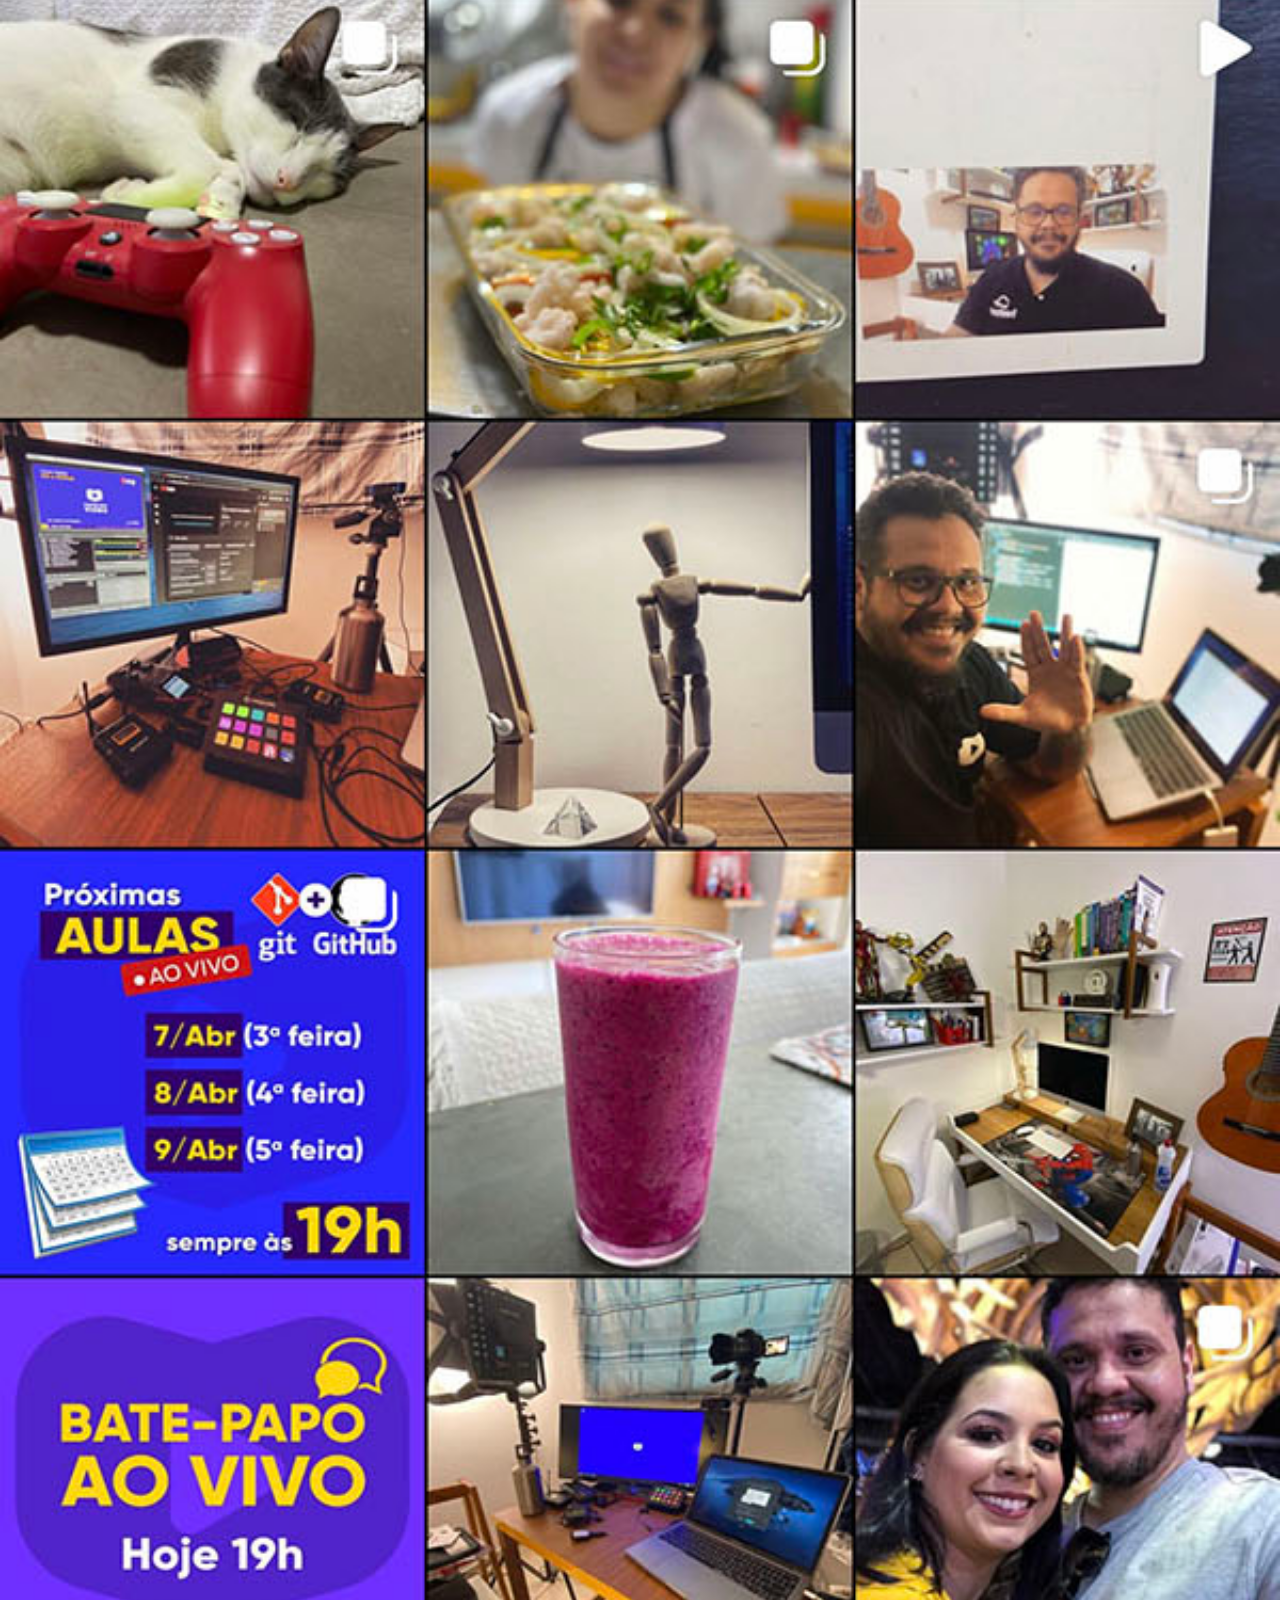
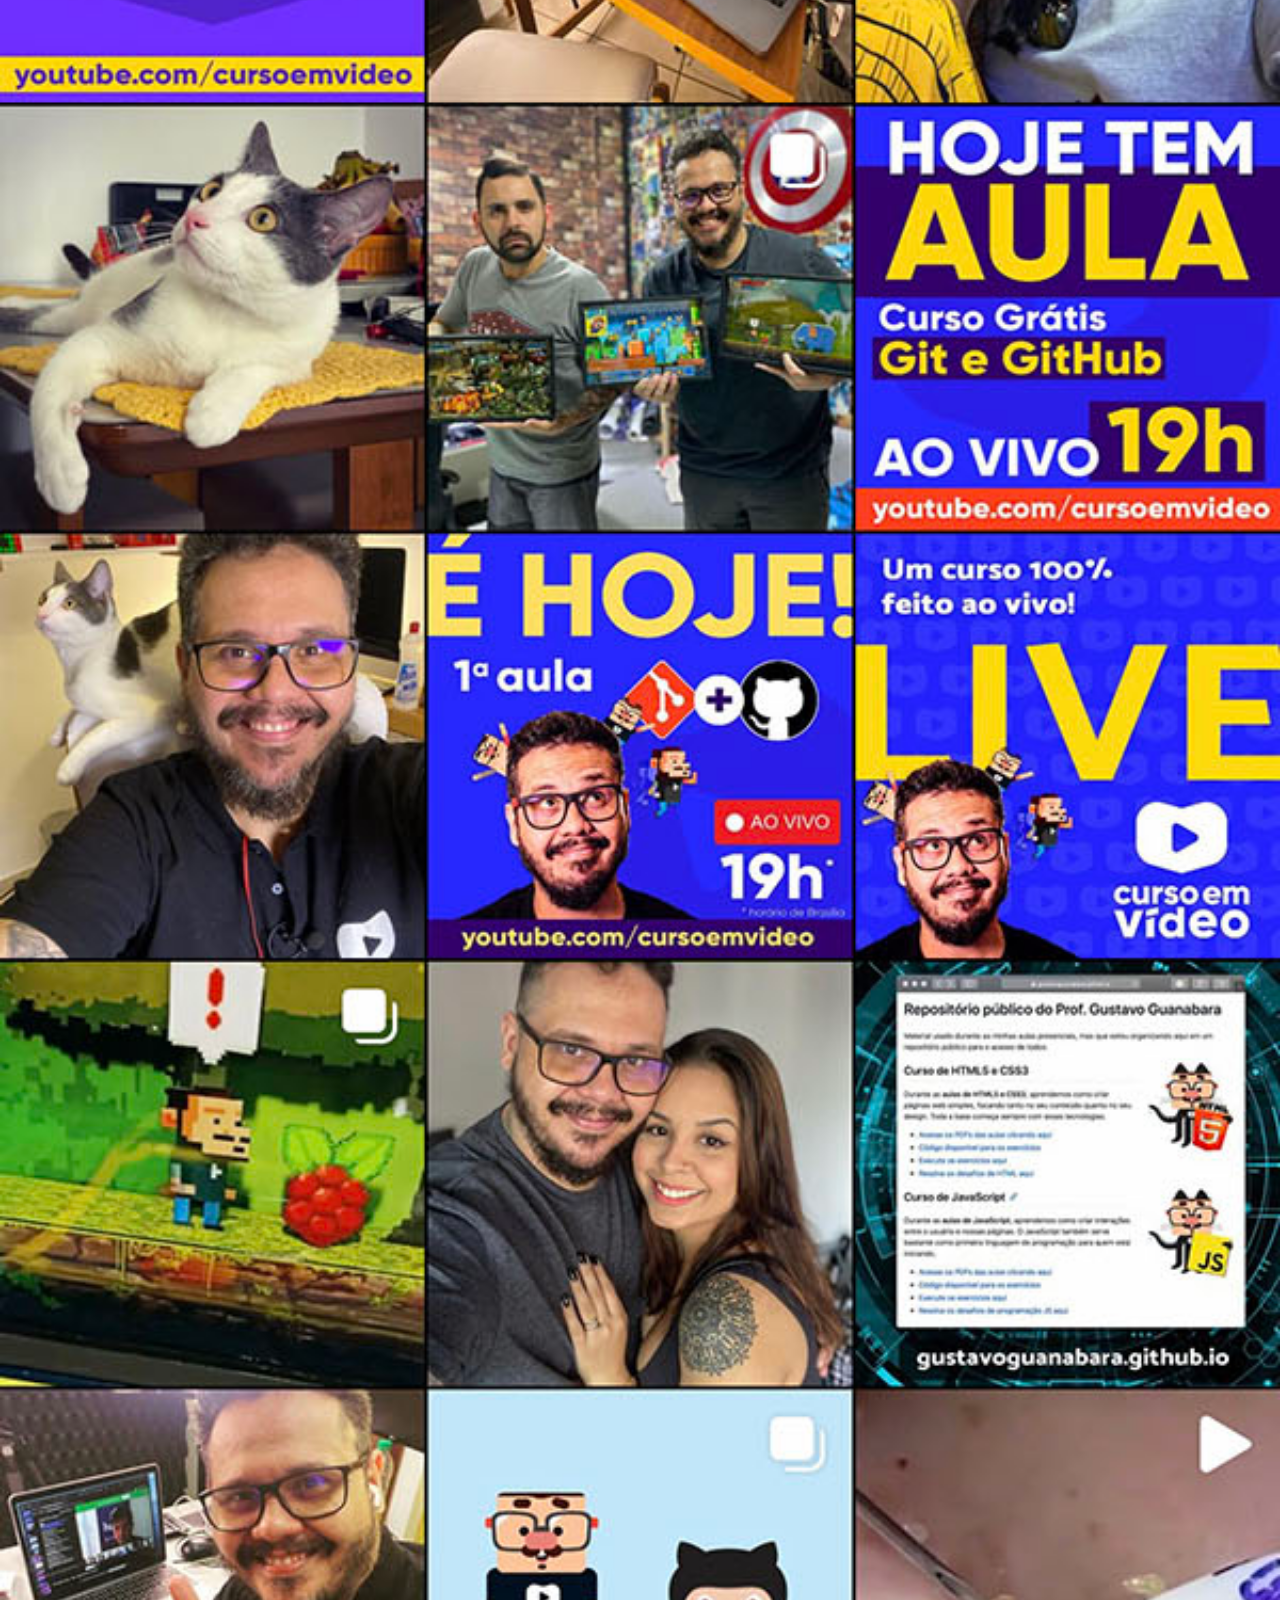
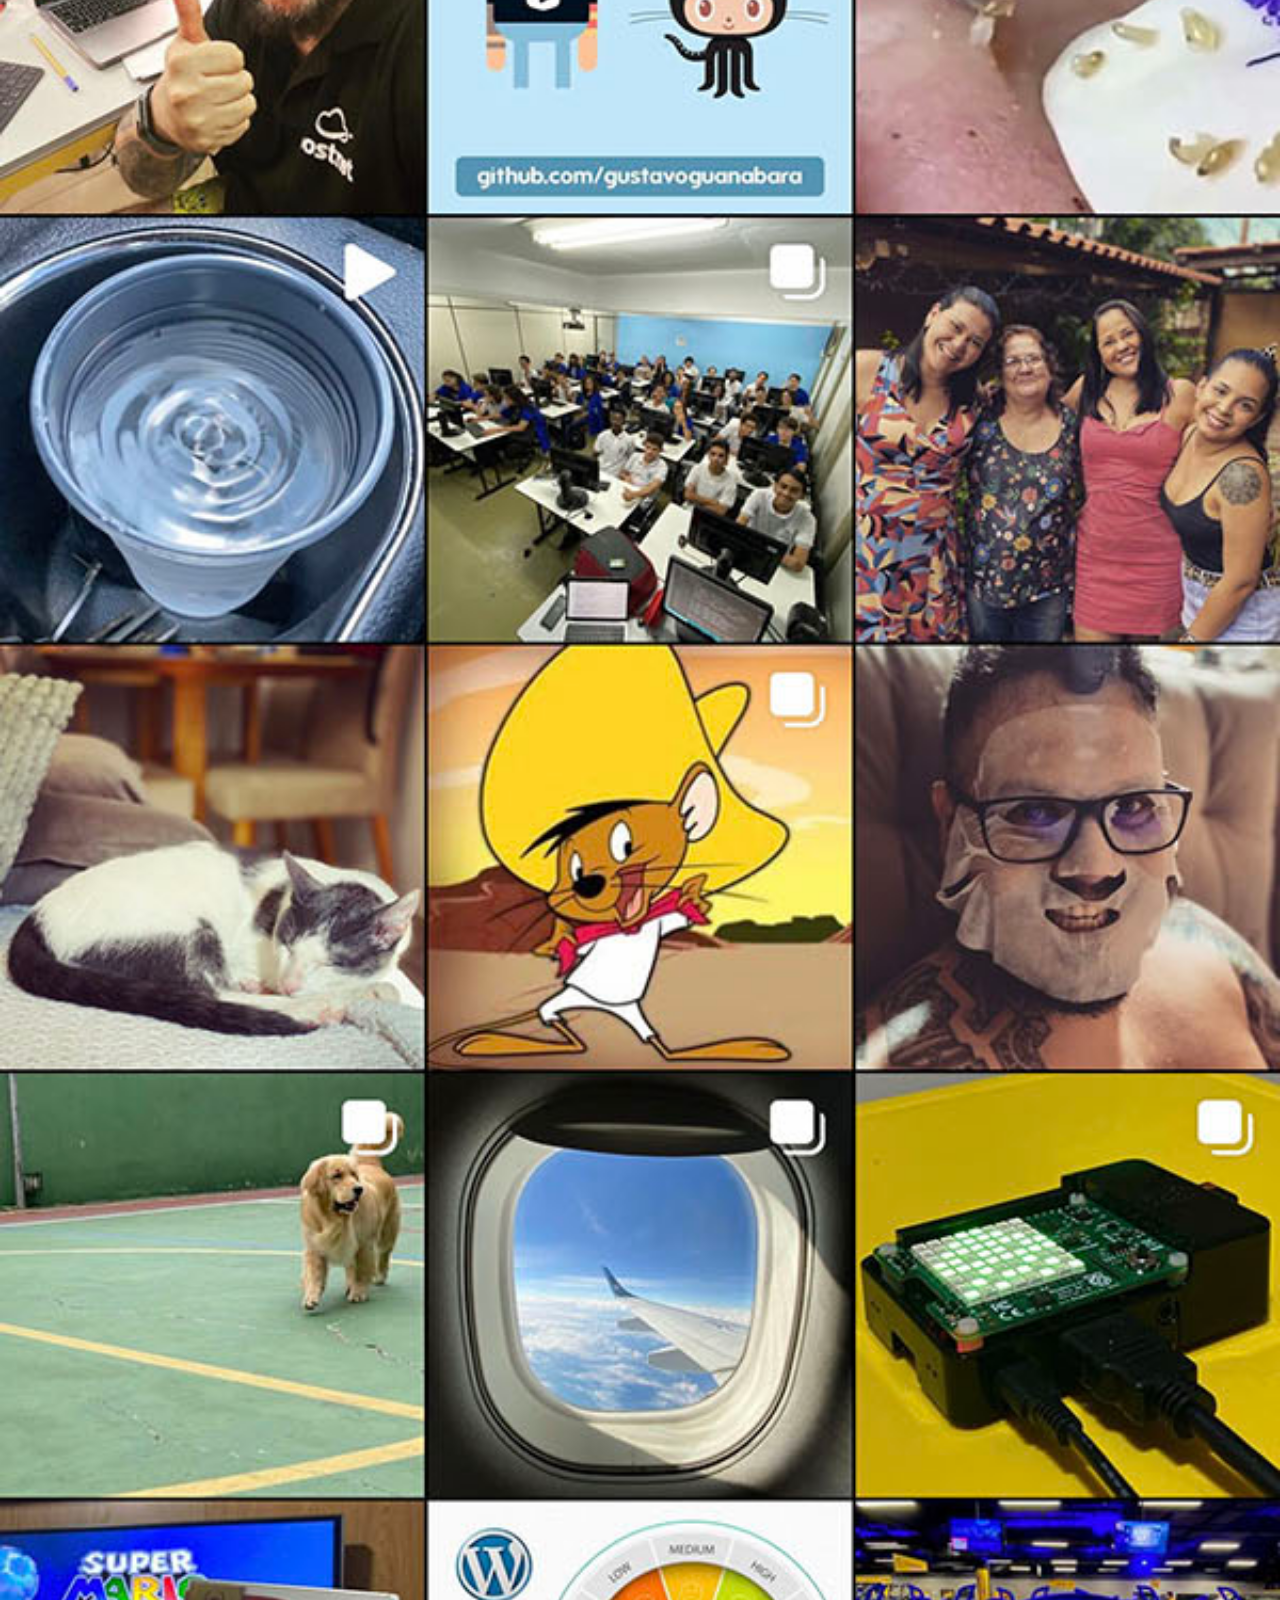
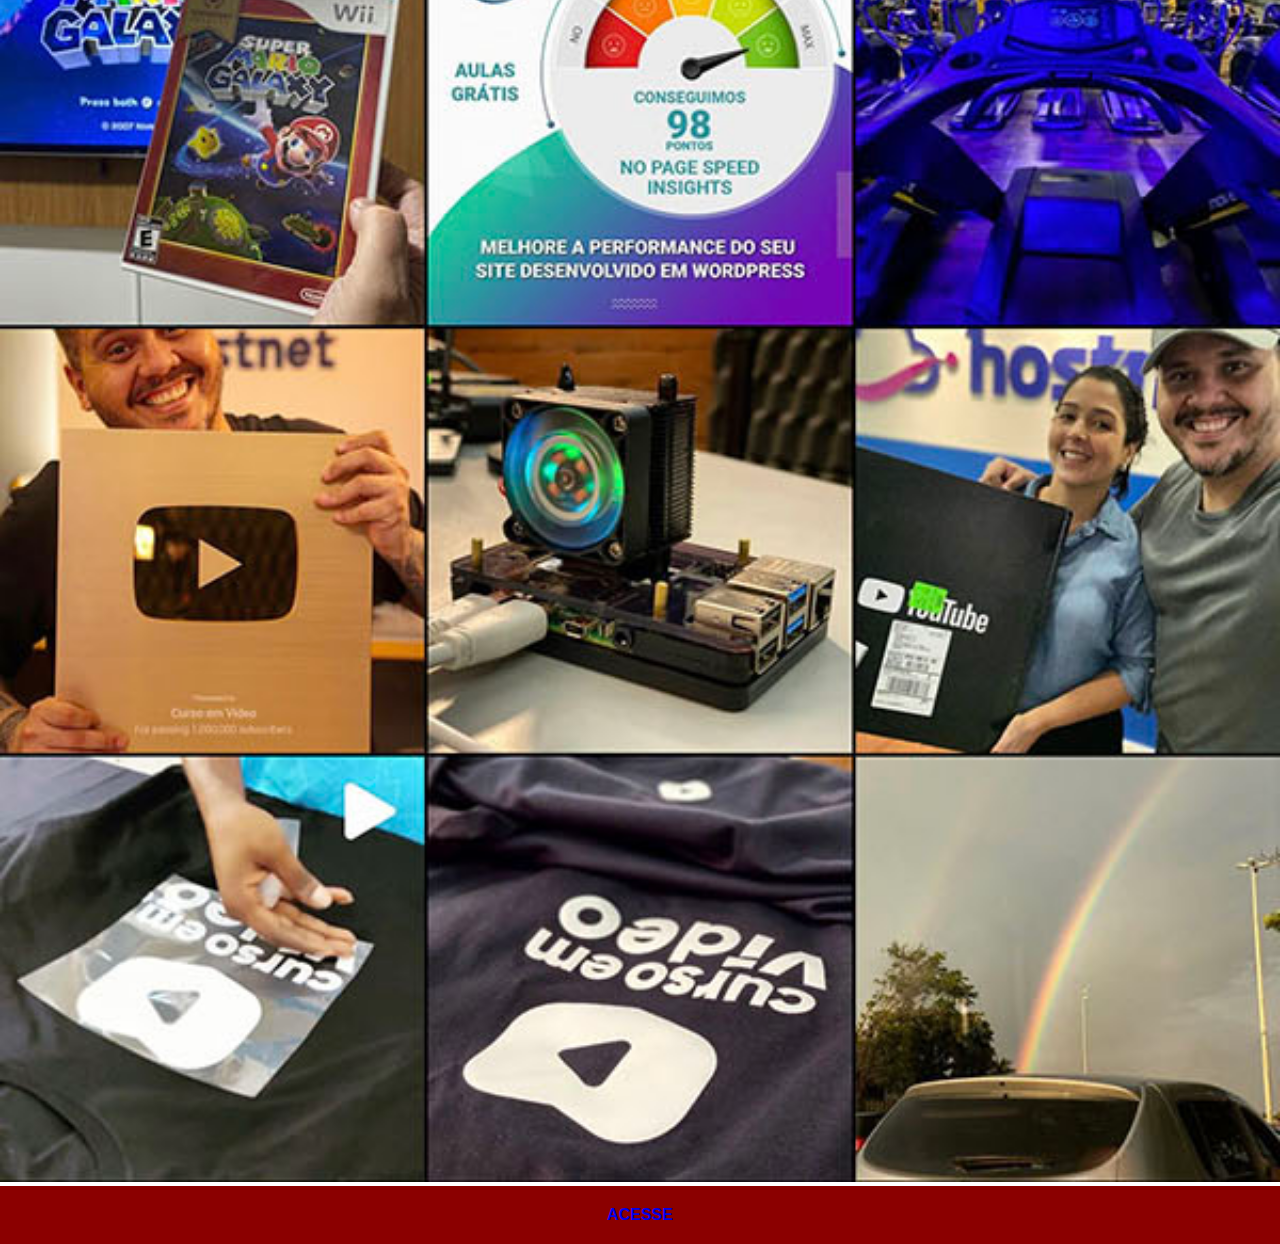
<file: instagram.html>
<!DOCTYPE html>
<html lang="pt-br">
<head>
    <meta charset="UTF-8">
    <meta name="viewport" content="width=device-width, initial-scale=1.0">
    <title>Instagram</title>
</head>
<link rel="stylesheet" href="estilos/social.css">
<body>
    <img src="imagens/tela-instagram.jpg" alt="">
    <a href="https://www.instagram.com/hkojim/" target="_blank">ACESSE</a>
</body>
</html>
</file>
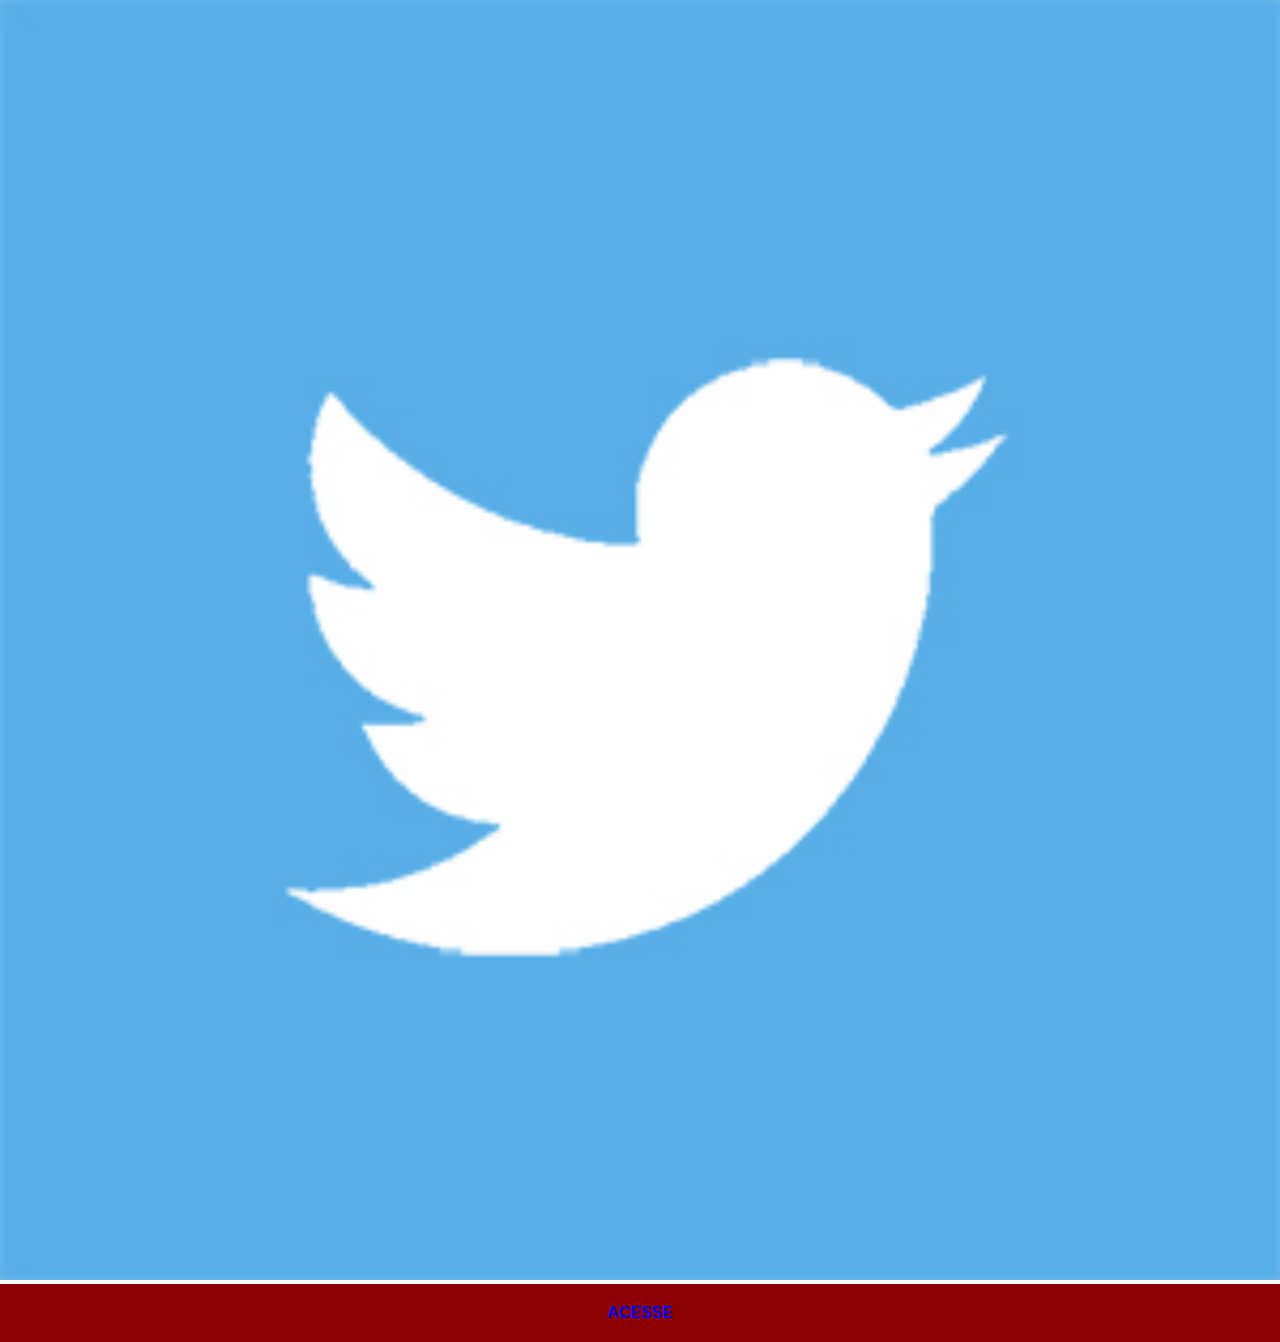
<file: twitter.html>
<!DOCTYPE html>
<html lang="pt-br">
<head>
    <meta charset="UTF-8">
    <meta name="viewport" content="width=device-width, initial-scale=1.0">
    <title>Twitter</title>
</head>
<link rel="stylesheet" href="estilos/social.css">
<body>
    <img src="imagens/logo-twitter.jpg" alt="">
    <a href="https://x.com/" target="_blank">ACESSE</a>
</body>
</html>
</file>
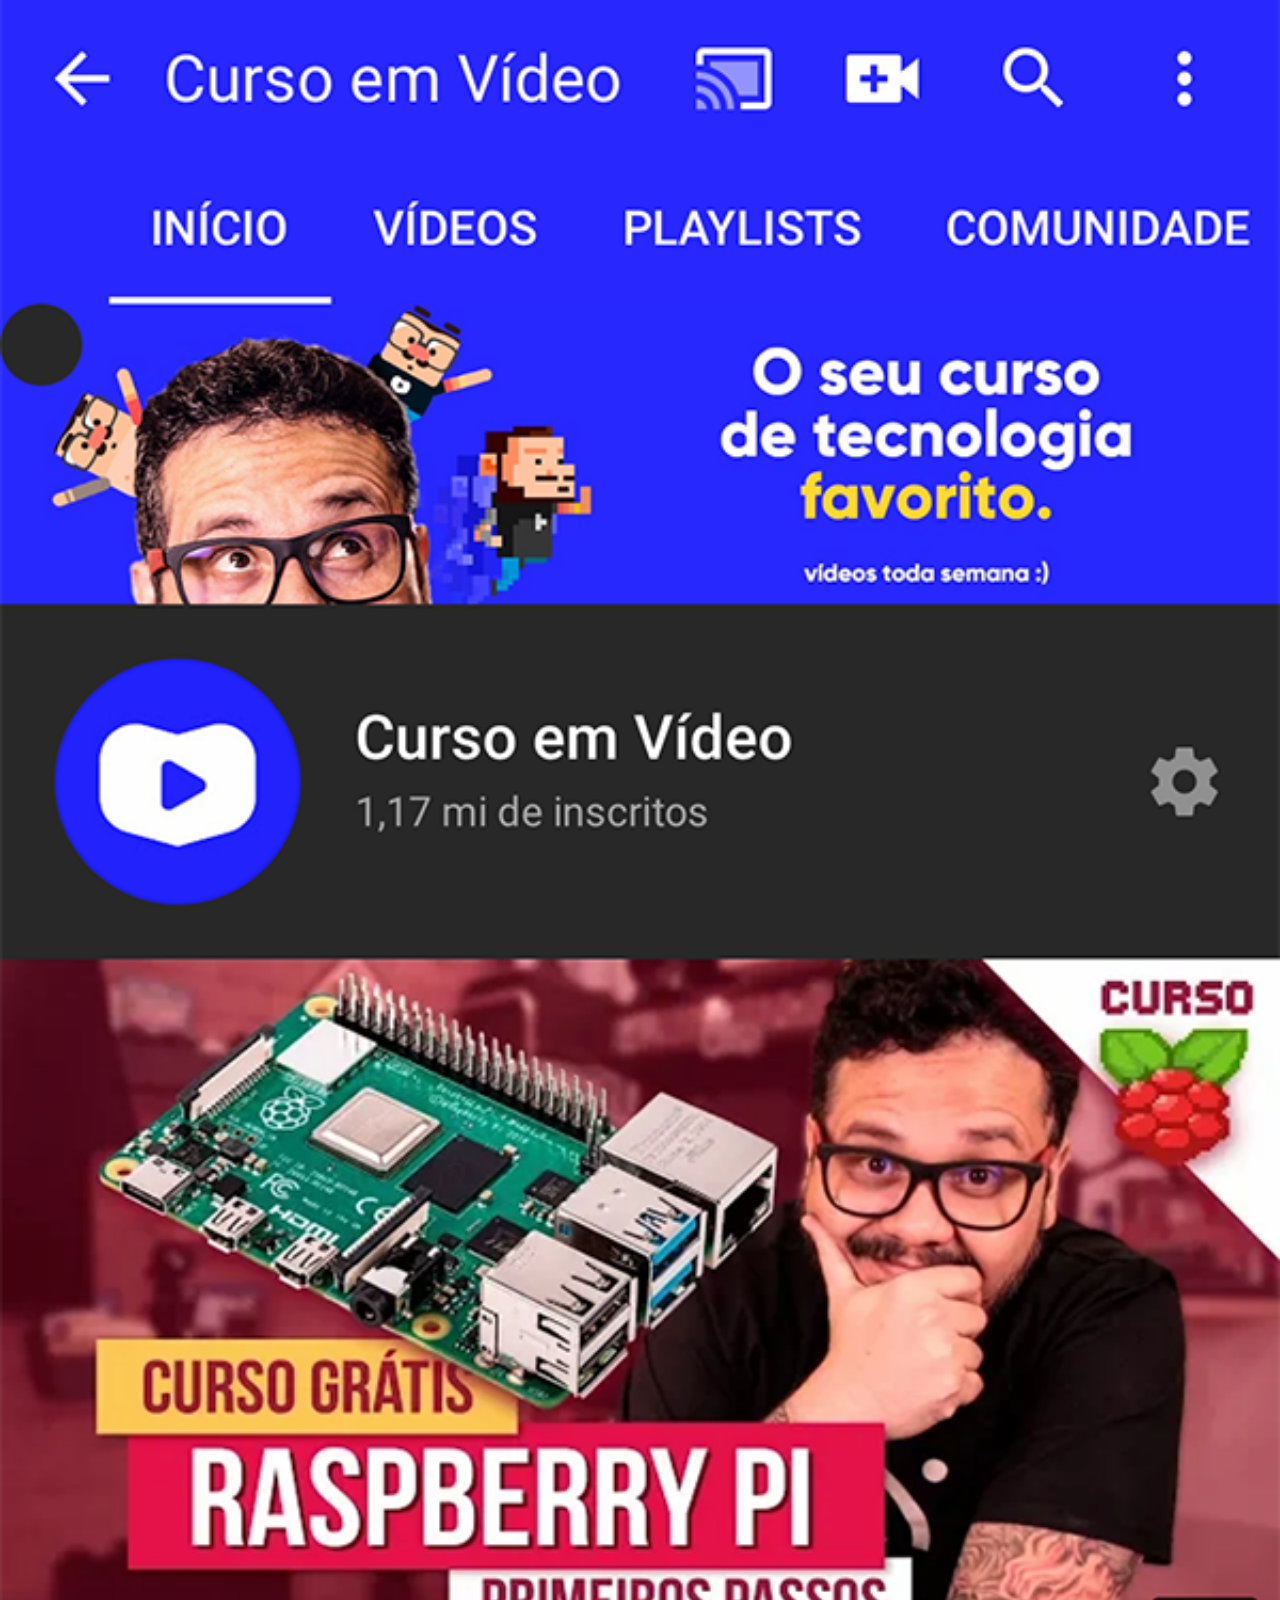
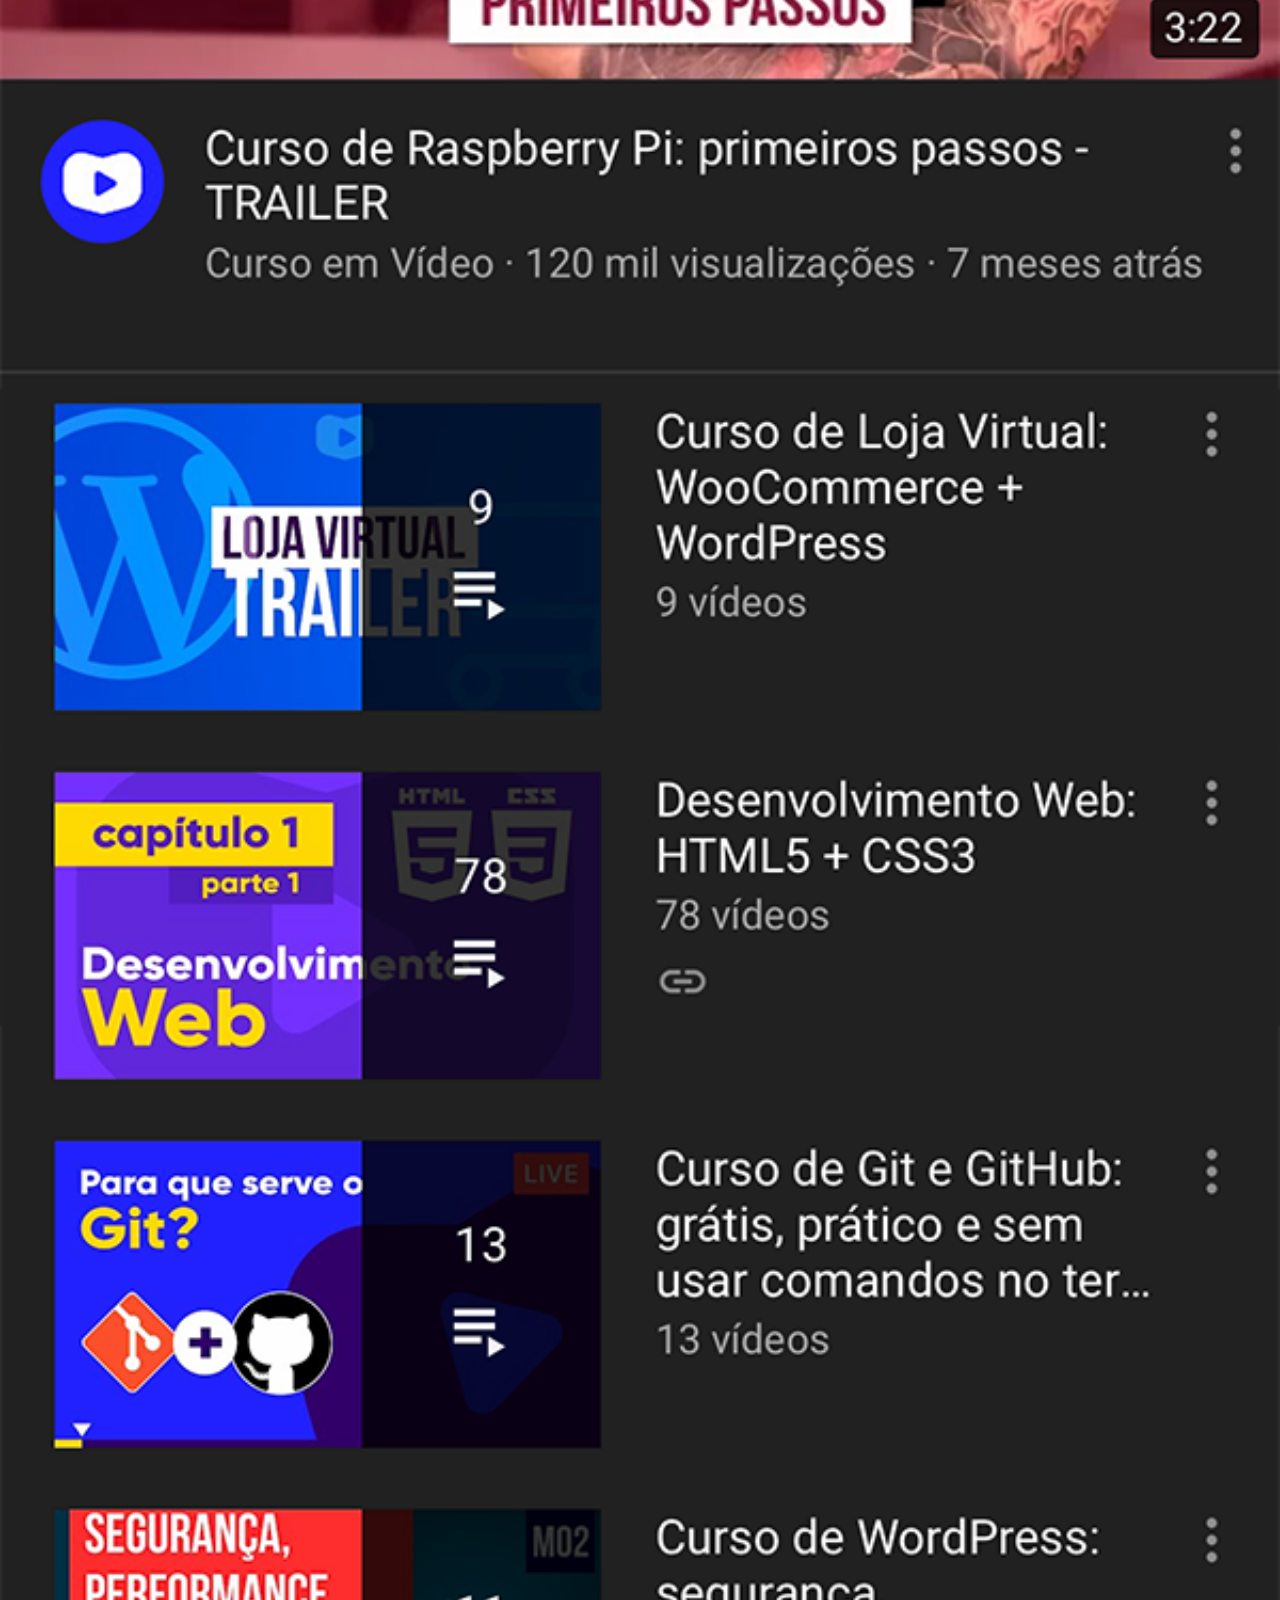
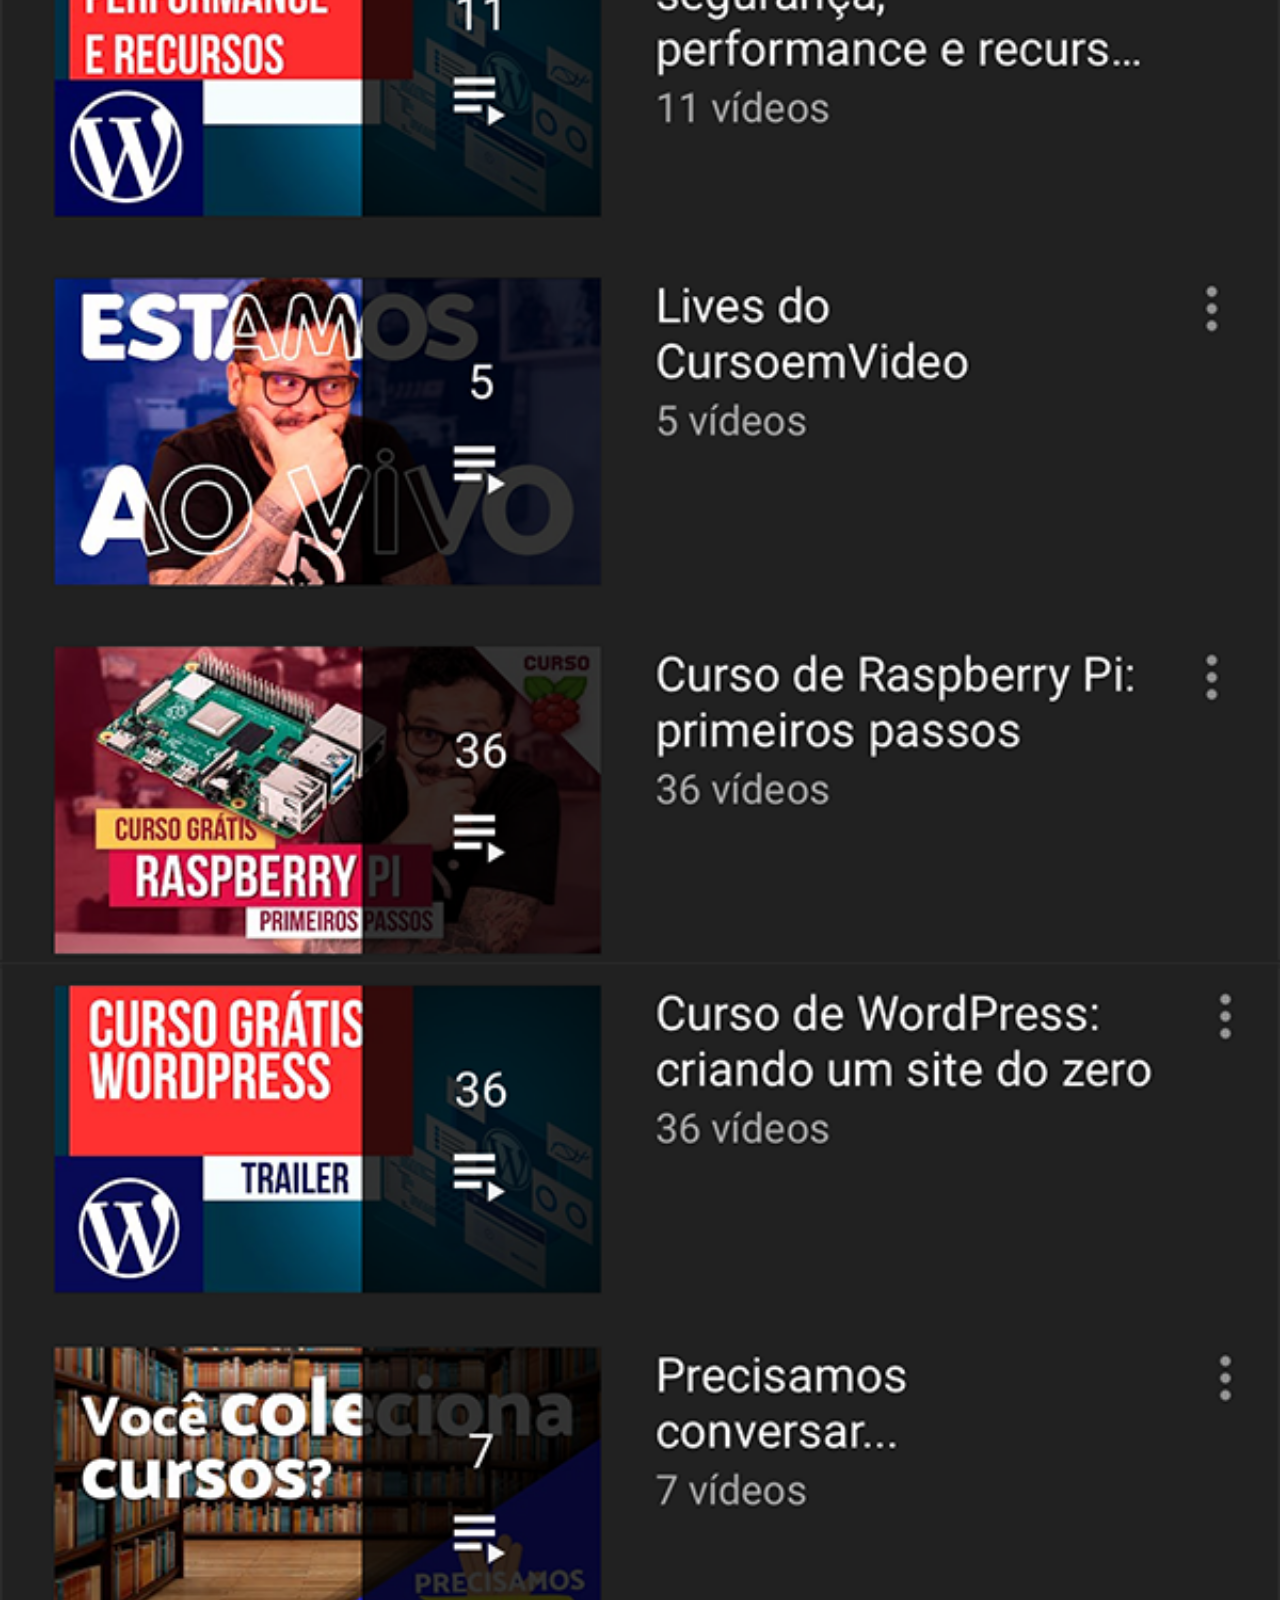
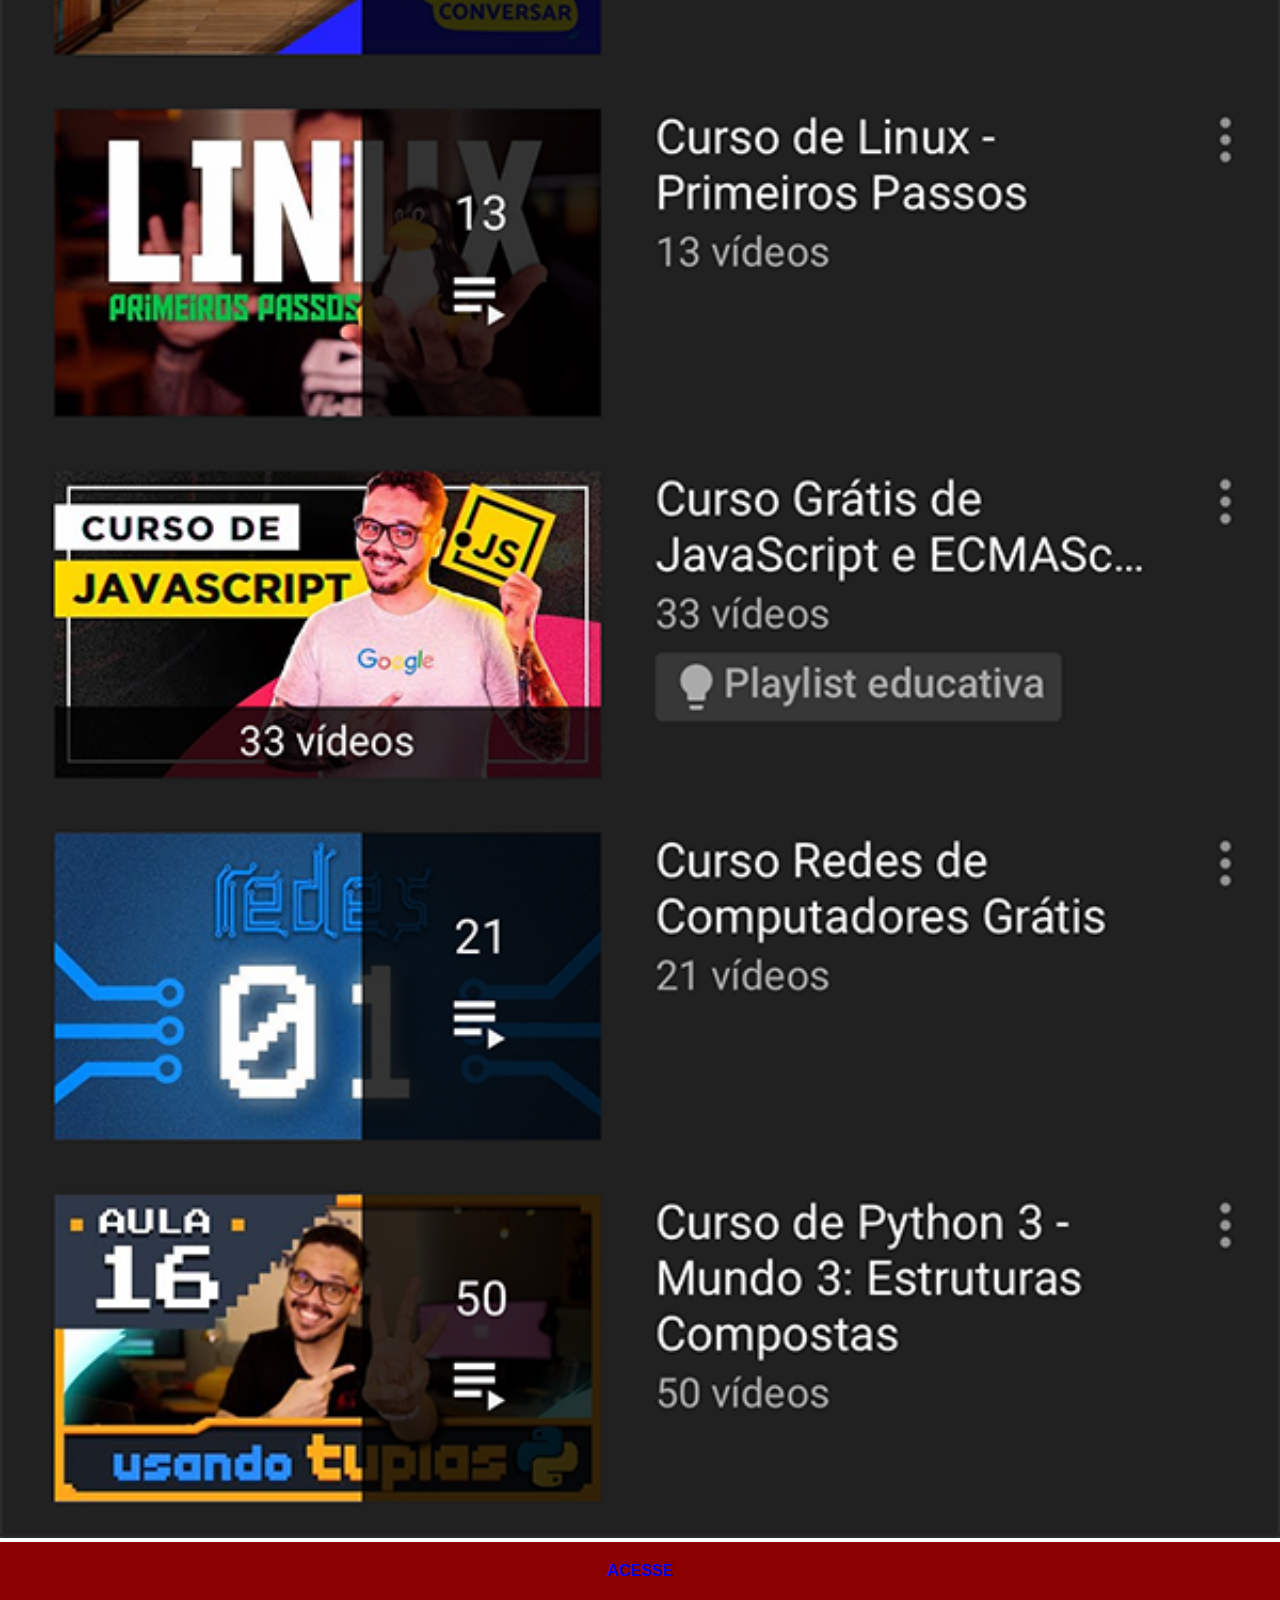
<file: youtube.html>
<!DOCTYPE html>
<html lang="pt-br">
<head>
    <meta charset="UTF-8">
    <meta name="viewport" content="width=device-width, initial-scale=1.0">
    <title>Youtube</title>
</head>
<link rel="stylesheet" href="estilos/social.css">
<body>
    <img src="imagens/tela-youtube.png" alt="">
    <a href="https://www.youtube.com/" target="_blank">ACESSE</a>
</body>
</html>
</file>
<file: estilos/style.css>
@charset "UTF-8";

*{
    margin: 0px;
    padding: 0px;
    font-family: Arial, Helvetica, sans-serif;
}

html, body{
    height: 100vh;
    width: 100vw;
    background-color: black;
}

body{
    background: url('../imagens/fundo-madeira.jpg') no-repeat top center;
    background-size: cover;
    background-attachment: fixed;
}

main{
    height: 100vh;
    position: relative;
}

section#telefone{
    position: absolute;
    top: 50%;
    left: 50%;
    transform: translate(-50%, -50%);

    height: 627px;
    width: 311px;
    background: url('../imagens/frame-iphone.png') no-repeat;
}

iframe#tela{
    position: relative;
    top: 80px;
    left: 22px;
    width: 267px;
    height: 471px;
}

section#redes-sociais{
    text-align: right;
}

section#redes-sociais img{
    width: 50px;
    margin: 10px;
    border-radius: 50%;
    box-shadow: 2px 2px 5px rgba(0, 0, 0, 0.395);
    box-sizing: border-box;
}

section#redes-sociais img:hover{
    border: 2px solid rgba(255, 255, 255, 0.607);
    transform: translate(-3px, -3px);
    box-shadow: 5px 5px 10px rgba(0, 0, 0, 0.646);
    transition: transform .3s, border 1s;
}
</file>
<file: estilos/social.css>
@charset "UTF-8";


*{
        margin: 0px;
        padding: 0px;
        font-family: Arial, Helvetica, sans-serif;
    }
::-webkit-scrollbar{
        width: 0px;
        height: 0px;
    }
    img{
        width: 100vw;
    }
a{
        display: block;
        background-color: darkred;
        padding: 20px;
        text-align: center;
        font-weight: bolder;
        text-decoration: none;
    }
a:hover{
        background-color: red;
    }
</file>
